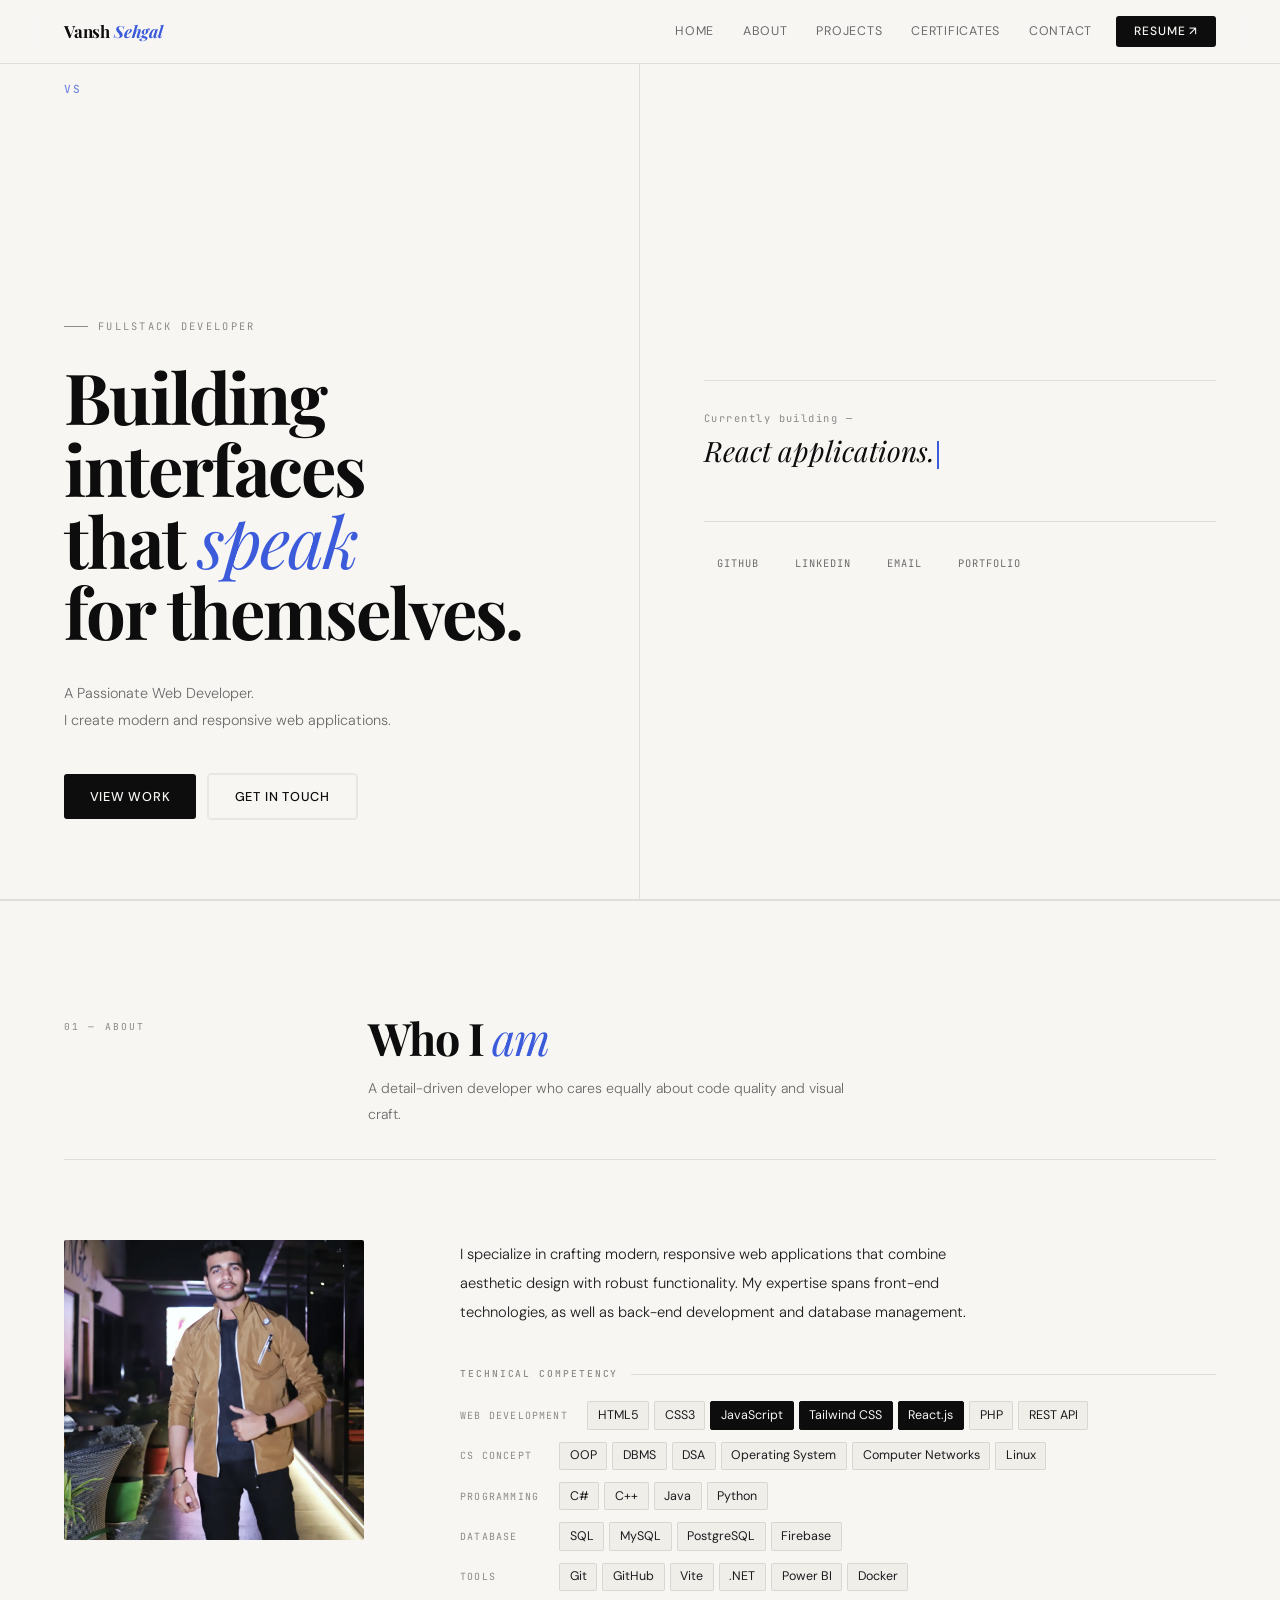
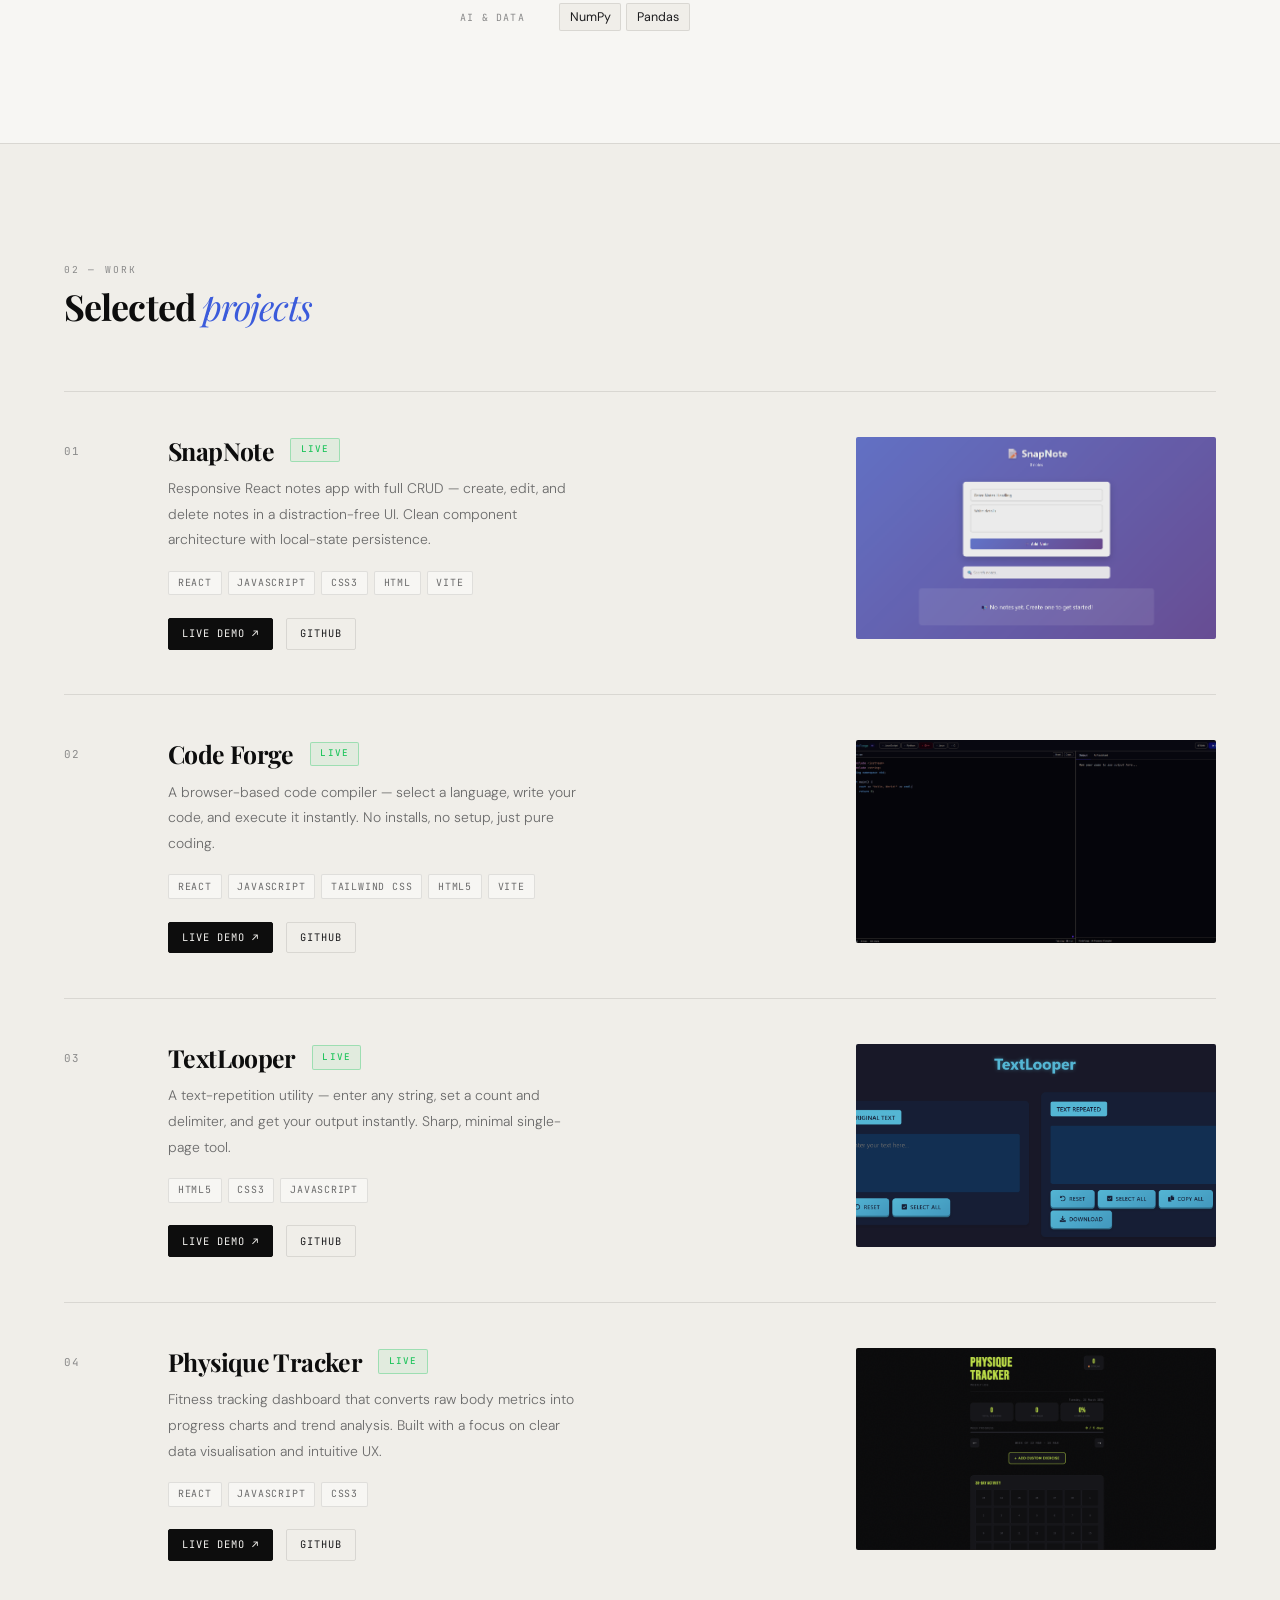
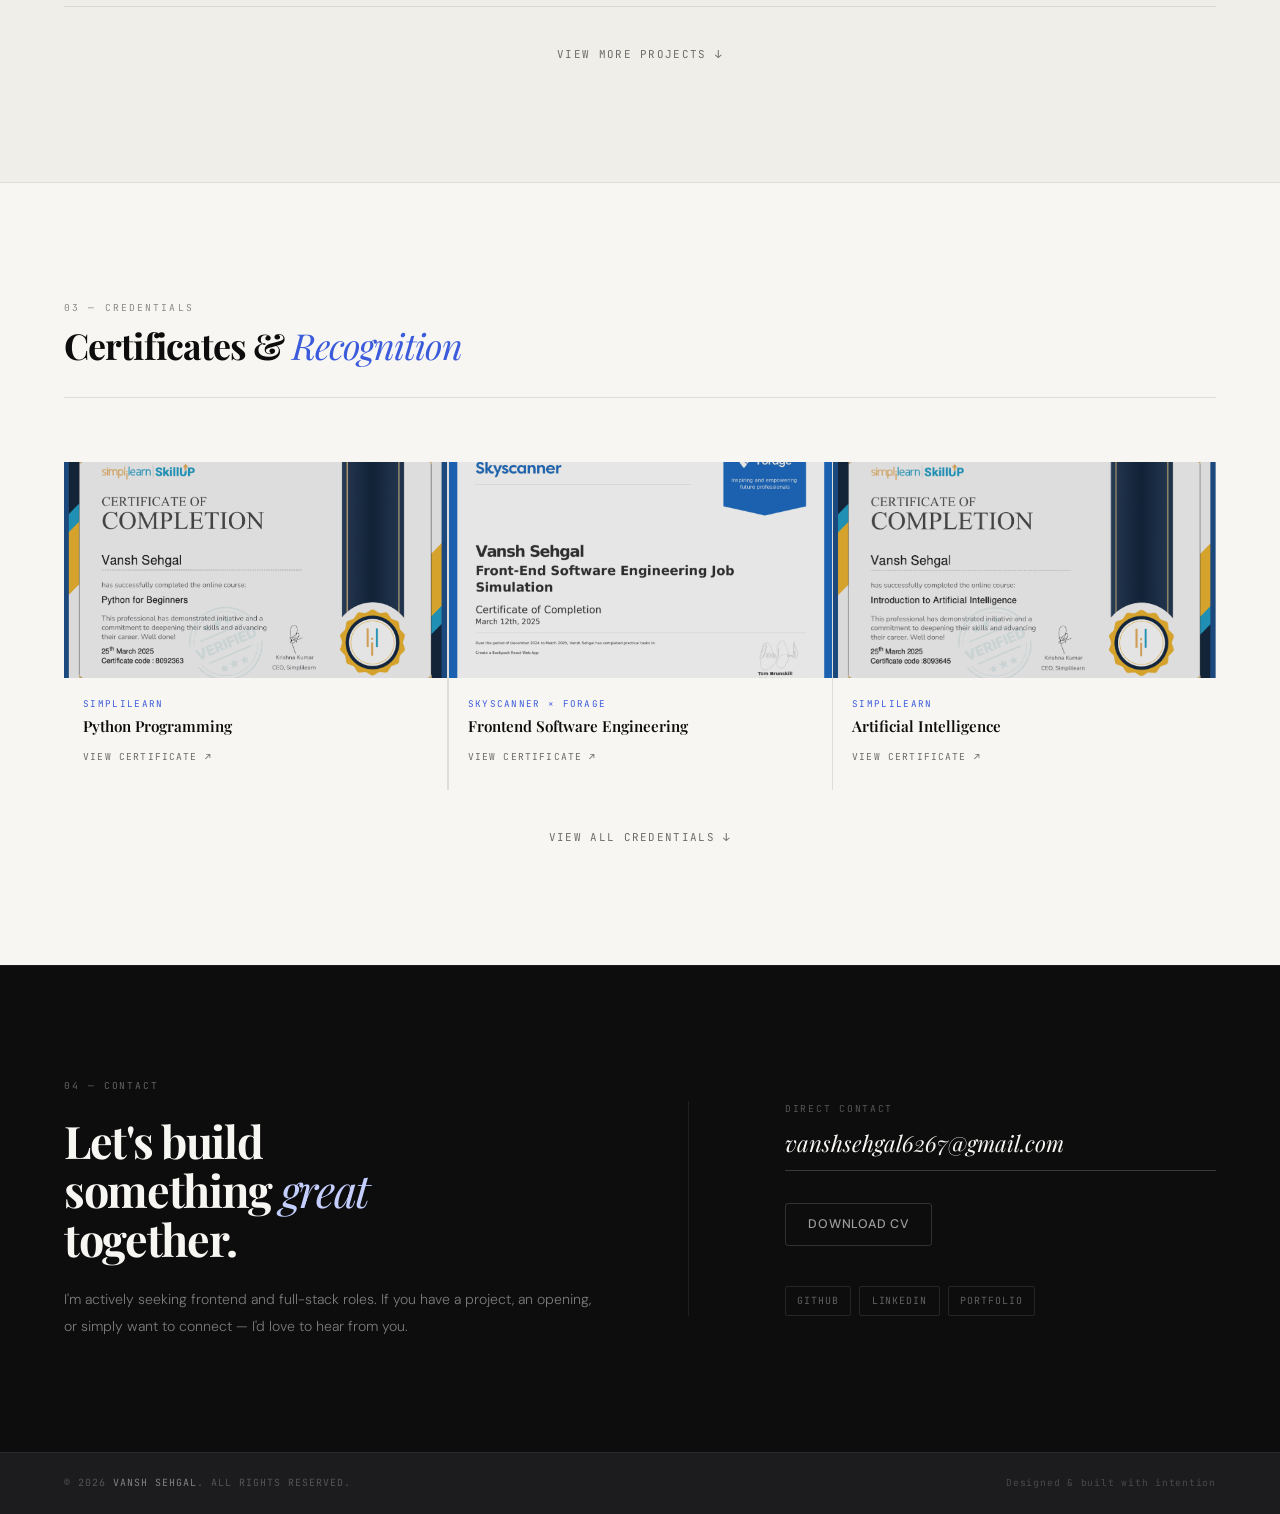
<file: index.html>
<!DOCTYPE html>
<html lang="en">
<head>
    <meta charset="UTF-8" />
    <meta name="viewport" content="width=device-width, initial-scale=1.0" />
    <meta name="description" content="Vansh Sehgal - Frontend Developer Portfolio showcasing React, JavaScript, and web development projects" />
    <meta name="keywords" content="frontend developer, react developer, portfolio, web developer, vansh sehgal" />
    <meta name="author" content="Vansh Sehgal" />
    
    <!-- Open Graph -->
    <meta property="og:title" content="Vansh Sehgal - Frontend Developer" />
    <meta property="og:description" content="Building clean, performant web applications" />
    <meta property="og:image" content="https://vanshsehgal99.github.io/Portfolio/mypic.jpeg" />
    <meta property="og:url" content="https://vanshsehgal99.github.io/Portfolio/" />
    <meta property="og:type" content="website" />
    <link rel="stylesheet" href="style.css">
    
    <title>Vansh Sehgal — FullStack Developer</title>
    
    <link rel="icon" type="image/x-icon" href="data:image/svg+xml,<svg xmlns='http://www.w3.org/2000/svg' viewBox='0 0 100 100'><text y='.9em' font-size='90'>👨‍💻</text></svg>" />
    <link rel="preconnect" href="https://fonts.googleapis.com">
    <link rel="preconnect" href="https://fonts.gstatic.com" crossorigin>
    <link href="https://fonts.googleapis.com/css2?family=Playfair+Display:ital,wght@0,400;0,600;0,700;1,400;1,600&family=DM+Sans:ital,wght@0,300;0,400;0,500;0,600;1,300&family=JetBrains+Mono:wght@300;400;500&display=swap" rel="stylesheet">
    
</head>
<body>

    <!-- Skip to content -->
    <a href="#home" class="skip-link">Skip to main content</a>

    <!-- ── NAV ── -->
    <nav id="topnav" role="navigation" aria-label="Main navigation">
        <a href="#home" class="nav-logo">Vansh <em>Sehgal</em></a>
        <div class="nav-actions">
            <button class="ham" id="ham" onclick="toggleNav()" aria-expanded="false" aria-controls="navlist" aria-label="Toggle navigation menu">
                <span></span>
                <span></span>
                <span></span>
            </button>
        </div>
        <ul class="nav-links" id="navlist">
            <li><a href="#home" onclick="closeNav()">Home</a></li>
            <li><a href="#about" onclick="closeNav()">About</a></li>
            <li><a href="#projects" onclick="closeNav()">Projects</a></li>
            <li><a href="#certificate" onclick="closeNav()">Certificates</a></li>
            <li><a href="#contact" onclick="closeNav()">Contact</a></li>
            <li><a href="CV.pdf" download class="nav-cta" onclick="closeNav()">Resume ↗</a></li>
        </ul>
    </nav>

    <!-- ── HERO ── -->
    <section id="home">
        <div class="hero-left">
            <span class="hero-label">FullStack Developer</span>
            <h1 class="hero-h1">Building interfaces<br>that <em>speak</em><br>for themselves.</h1>
            <p class="hero-p">A Passionate Web Developer. <br>I create modern and responsive web applications.</p>
            <div class="hero-actions">
                <a href="#projects" class="btn-primary">View Work</a>
                <a href="#contact" class="btn-secondary">Get in Touch</a>
            </div>
        </div>
        <div class="hero-right">
            <div class="hero-typed-block">
                <p class="typed-prompt">Currently building —</p>
                <p class="typed-display"><span id="typed-text"></span><span class="typed-cursor"></span></p>
            </div>
            <div class="hero-social">
                <a href="https://github.com/vanshsehgal99" class="s-link" target="_blank" aria-label="Visit my GitHub profile">GitHub</a>
                <a href="https://www.linkedin.com/in/vanshsehgal99/" class="s-link" target="_blank" aria-label="Visit my LinkedIn profile">LinkedIn</a>
                <a href="mailto:vanshsehgal6267@gmail.com" class="s-link">Email</a>
                <a href="https://vanshsehgal99.github.io/Portfolio/" class="s-link" target="_blank">Portfolio</a>
            </div>
        </div>
    </section>

    <!-- ── ABOUT ── -->
    <section id="about">
        <div class="s-inner">
            <div class="s-header reveal">
                <span class="s-num">01 — About</span>
                <div>
                    <h2 class="s-title">Who I <em>am</em></h2>
                    <p class="s-sub">A detail-driven developer who cares equally about code quality and visual craft.</p>
                </div>
            </div>
            <div class="about-grid">
                <div class="about-photo reveal">
                    <img src="mypic.jpeg" alt="Vansh Sehgal - Frontend Developer" loading="lazy" />
                    <!-- <span class="about-photo-label">Vansh Sehgal</span> -->
                </div>
                <div class="about-body reveal">
                    <p>I specialize in crafting modern, responsive web applications that combine aesthetic design with robust functionality. My expertise spans front-end technologies, as well as back-end development and database management.</p>

                    <div class="skill-section">
                        <div class="skill-section-label">Technical Competency</div>
                        <div class="skill-rows">
                            <div class="skill-row">
                                <span class="sk-cat">Web Development</span>
                                <div class="sk-tags">
                                    <span class="sk-tag">HTML5</span>
                                    <span class="sk-tag">CSS3</span>
                                    <span class="sk-tag core">JavaScript</span>
                                    <span class="sk-tag core">Tailwind CSS</span>
                                    <span class="sk-tag core">React.js</span>
                                    <span class="sk-tag">PHP</span>
                                    <span class="sk-tag">REST API</span>
                                    
                                    
                                </div>
                            </div>

                            <div class="skill-row">
                                <span class="sk-cat">CS Concept</span>
                                <div class="sk-tags">
                                    <span class="sk-tag">OOP</span>
                                    <span class="sk-tag">DBMS</span>
                                    <span class="sk-tag">DSA</span>
                                    <span class="sk-tag">Operating System</span>
                                    <span class="sk-tag">Computer Networks</span>
                                    <span class="sk-tag">Linux</span>
                                </div>
                            </div>

                            <div class="skill-row">
                                <span class="sk-cat">Programming</span>
                                <div class="sk-tags">
                                    <span class="sk-tag">C#</span>
                                    <span class="sk-tag">C++</span>
                                    <span class="sk-tag">Java</span>
                                    <span class="sk-tag">Python</span>
                                </div>
                            </div>
                            
                            <div class="skill-row">
                                <span class="sk-cat">Database</span>
                                <div class="sk-tags">
                                    <span class="sk-tag">SQL</span>
                                    <span class="sk-tag">MySQL</span>
                                    <span class="sk-tag">PostgreSQL</span>
                                    <span class="sk-tag">Firebase</span>
                                </div>
                            </div>
                            <div class="skill-row">
                                <span class="sk-cat">Tools</span>
                                <div class="sk-tags">
                                    <span class="sk-tag">Git</span>
                                    <span class="sk-tag">GitHub</span>
                                    <span class="sk-tag">Vite</span>
                                    <span class="sk-tag">.NET</span>
                                    <span class="sk-tag">Power BI</span>
                                    <span class="sk-tag">Docker</span>
                                </div>
                            </div>
                            <div class="skill-row">
                                <span class="sk-cat">AI & Data</span>
                                <div class="sk-tags">
                                    <span class="sk-tag">NumPy</span>
                                    <span class="sk-tag">Pandas</span>
                                </div>
                            </div>
                            
                        </div>
                    </div>
                </div>
            </div>
        </div>
    </section>

    <!-- ── PROJECTS ── -->
    <section id="projects">
        <div class="s-inner">
            <div class="s-header-projects reveal">
                <div>
                    <span class="s-num" style="display:block;margin-bottom:0.6rem;">02 — Work</span>
                    <h2 class="s-title">Selected <em>projects</em></h2>
                </div>
            </div>

            <div class="proj-list" id="proj-list">

                <div class="proj-item reveal">
                    <span class="proj-idx">01</span>
                    <div class="proj-info">
                        <div class="proj-name-row">
                            <h3 class="proj-name">SnapNote</h3>
                            <span class="proj-live-badge">Live</span>
                        </div>
                        <p class="proj-desc">Responsive React notes app with full CRUD — create, edit, and delete notes in a distraction-free UI. Clean component architecture with local-state persistence.</p>
                        <div class="proj-stack">
                            <span class="proj-tech">React</span>
                            <span class="proj-tech">JavaScript</span>
                            <span class="proj-tech">CSS3</span>
                            <span class="proj-tech">HTML</span>
                             <span class="proj-tech">Vite</span>
                        </div>
                        <div class="proj-actions">
                            <a href="https://notes-app-gilt-one.vercel.app/" target="_blank" class="proj-btn primary">Live Demo ↗</a>
                            <a href="https://github.com/vanshsehgal99/notes-app.git" target="_blank" class="proj-btn">GitHub</a>
                        </div>
                    </div>
                    <div class="proj-thumb-col">
                        <img src="Notes_app.png" alt="SnapNote - React Notes App" class="proj-thumb" loading="lazy" />
                    </div>
                </div>

                <div class="proj-item reveal">
                    <span class="proj-idx">02</span>
                    <div class="proj-info">
                        <div class="proj-name-row">
                            <h3 class="proj-name">Code Forge</h3>
                            <span class="proj-live-badge">Live</span>
                        </div>
                        <p class="proj-desc">A browser-based code compiler — select a language, write your code, and execute it instantly. No installs, no setup, just pure coding.</p>
                        <div class="proj-stack">
                             <span class="proj-tech">REACT</span>
                            <span class="proj-tech">JavaScript</span>
                            <span class="proj-tech">Tailwind CSS</span>
                            <span class="proj-tech">HTML5</span>
                             <span class="proj-tech">Vite</span>
                        </div>
                        <div class="proj-actions">
                            <a href="https://code-forge-xbcf.vercel.app/" target="_blank" class="proj-btn primary">Live Demo ↗</a>
                            <a href="https://github.com/vanshsehgal99/CodeForge/tree/main/CodeForge" target="_blank" class="proj-btn">GitHub</a>
                        </div>
                    </div>
                    <div class="proj-thumb-col">
                        <img src="CodeForge.png" alt="Code Forge - Online code compiler" class="proj-thumb" loading="lazy" />
                    </div>
                </div>

                <div class="proj-item reveal">
                    <span class="proj-idx">03</span>
                    <div class="proj-info">
                        <div class="proj-name-row">
                            <h3 class="proj-name">TextLooper</h3>
                            <span class="proj-live-badge">Live</span>
                        </div>
                        <p class="proj-desc">A text-repetition utility — enter any string, set a count and delimiter, and get your output instantly. Sharp, minimal single-page tool.</p>
                        <div class="proj-stack">
                            <span class="proj-tech">HTML5</span>
                            <span class="proj-tech">CSS3</span>
                            <span class="proj-tech">JavaScript</span>
                        </div>
                        <div class="proj-actions">
                            <a href="https://vanshsehgal99.github.io/TextLooper/" target="_blank" class="proj-btn primary">Live Demo ↗</a>
                            <a href="https://github.com/vanshsehgal99/TextLooper.git" target="_blank" class="proj-btn">GitHub</a>
                        </div>
                    </div>
                    <div class="proj-thumb-col">
                        <img src="txtlooper.png" alt="TextLooper - Text Utility Tool" class="proj-thumb" loading="lazy" />
                    </div>
                </div>

                <div class="proj-item reveal">
                    <span class="proj-idx">04</span>
                    <div class="proj-info">
                        <div class="proj-name-row">
                            <h3 class="proj-name">Physique Tracker</h3>
                            <span class="proj-live-badge">Live</span>
                        </div>
                        <p class="proj-desc">Fitness tracking dashboard that converts raw body metrics into progress charts and trend analysis. Built with a focus on clear data visualisation and intuitive UX.</p>
                        <div class="proj-stack">
                            <span class="proj-tech">React</span>
                            <span class="proj-tech">JavaScript</span>
                            <span class="proj-tech">CSS3</span>
                        </div>
                        <div class="proj-actions">
                            <a href="https://physique-tracker-eight.vercel.app/" target="_blank" class="proj-btn primary">Live Demo ↗</a>
                            <a href="https://github.com/vanshsehgal99/Physique-Tracker.git" target="_blank" class="proj-btn">GitHub</a>
                        </div>
                    </div>
                    <div class="proj-thumb-col">
                        <img src="Physique-Tracker.png" alt="Physique Tracker - Fitness Dashboard" class="proj-thumb" loading="lazy" />
                    </div>
                </div>

                

                <!-- Hidden projects -->
                <div class="proj-item hidden-proj reveal">
                    <span class="proj-idx">05</span>
                    <div class="proj-info">
                        <div class="proj-name-row">
                            <h3 class="proj-name">QR Code Generator</h3>
                            <span class="proj-live-badge">Live</span>
                        </div>
                        <p class="proj-desc">Real-time QR code generation from any text or URL — instant, downloadable output with a clean, minimal interface.</p>
                        <div class="proj-stack">
                            <span class="proj-tech">HTML5</span>
                            <span class="proj-tech">CSS3</span>
                            <span class="proj-tech">JavaScript</span>
                        </div>
                        <div class="proj-actions">
                            <a href="https://vanshsehgal99.github.io/QR-Code-Generator/" target="_blank" class="proj-btn primary">Live Demo ↗</a>
                            <a href="https://github.com/vanshsehgal99/QR-Code-Generator.git" target="_blank" class="proj-btn">GitHub</a>
                        </div>
                    </div>
                    <div class="proj-thumb-col">
                        <img src="qrcodegene.png" alt="QR Code Generator" class="proj-thumb" loading="lazy" />
                    </div>
                </div>

               

                

            </div><!-- /proj-list -->

            <div class="proj-list-foot">
                <button class="btn-toggle" id="proj-btn" onclick="toggleProj()">
                    View more projects <span class="arr">↓</span>
                </button>
            </div>
        </div>
    </section>

    <!-- ── CERTIFICATES ── -->
    <section id="certificate">
        <div class="s-inner">
            <div class="s-header-simple reveal">
                <div>
                    <span class="s-num" style="display:block;margin-bottom:0.6rem;">03 — Credentials</span>
                    <h2 class="s-title">Certificates &amp; <em>Recognition</em></h2>
                </div>
            </div>

            <div class="cert-grid" id="cert-grid">

                <div class="cert-cell reveal">
                    <div class="cert-img-wrap"><img src="python.png" alt="Python Programming Certificate" class="cert-img" loading="lazy" /></div>
                    <div class="cert-body">
                        <p class="cert-org">Simplilearn</p>
                        <h3 class="cert-name">Python Programming</h3>
                        <a href="https://simpli-web.app.link/e/ok2kTgCILWb" class="cert-link" target="_blank">View Certificate ↗</a>
                    </div>
                </div>

                <div class="cert-cell reveal">
                    <div class="cert-img-wrap"><img src="frontendskyscanner.png" alt="Frontend Skyscanner Certificate" class="cert-img" loading="lazy" /></div>
                    <div class="cert-body">
                        <p class="cert-org">Skyscanner × Forage</p>
                        <h3 class="cert-name">Frontend Software Engineering</h3>
                        <a href="https://www.theforage.com/completion-certificates/skoQmxqhtgWmKv2pm/km4rw7dihDr3etqom_skoQmxqhtgWmKv2pm_M9rqGstjBKCZq7BLi_1741800269347_completion_certificate.pdf" class="cert-link" target="_blank">View Certificate ↗</a>
                    </div>
                </div>

                <div class="cert-cell reveal">
                    <div class="cert-img-wrap"><img src="artificial intelligence.png" alt="Artificial Intelligence Certificate" class="cert-img" loading="lazy" /></div>
                    <div class="cert-body">
                        <p class="cert-org">Simplilearn</p>
                        <h3 class="cert-name">Artificial Intelligence</h3>
                        <a href="https://simpli-web.app.link/e/HsNqDCFILWb" class="cert-link" target="_blank">View Certificate ↗</a>
                    </div>
                </div>

                <div class="cert-cell hidden-cert reveal">
                    <div class="cert-img-wrap"><img src="accenture.png" alt="Accenture Certificate" class="cert-img" loading="lazy" /></div>
                    <div class="cert-body">
                        <p class="cert-org">Accenture × Forage</p>
                        <h3 class="cert-name">Software Engineering</h3>
                        <a href="https://www.theforage.com/completion-certificates/xhih9yFWsf6AYfngd/HNpZwZcuYwona2d8Y_xhih9yFWsf6AYfngd_M9rqGstjBKCZq7BLi_1732379174275_completion_certificate.pdf" class="cert-link" target="_blank">View Certificate ↗</a>
                    </div>
                </div>

                <div class="cert-cell hidden-cert reveal">
                    <div class="cert-img-wrap"><img src="vs frontend certificate.png" alt="Frontend Developer Certificate" class="cert-img" loading="lazy" /></div>
                    <div class="cert-body">
                        <p class="cert-org">The Boring Education</p>
                        <h3 class="cert-name">Frontend Developer</h3>
                        <a href="https://www.theboringeducation.com/certificate/6818b54b7c6cccad5dda254c" class="cert-link" target="_blank">View Certificate ↗</a>
                    </div>
                </div>

                <div class="cert-cell hidden-cert reveal">
                    <div class="cert-img-wrap"><img src="cloud platform.png" alt="Verizon Cloud Certificate" class="cert-img" loading="lazy" /></div>
                    <div class="cert-body">
                        <p class="cert-org">Verizon × Forage</p>
                        <h3 class="cert-name">Cloud Platform Engineering</h3>
                        <a href="https://www.theforage.com/completion-certificates/uu47f3odrfruEWjKw/aNJGnRtgfiK5fQqcR_uu47f3odrfruEWjKw_M9rqGstjBKCZq7BLi_1733009019688_completion_certificate.pdf" class="cert-link" target="_blank">View Certificate ↗</a>
                    </div>
                </div>

                <div class="cert-cell hidden-cert reveal">
                    <div class="cert-img-wrap"><img src="Deloitte.png" alt="Deloitte Certificate" class="cert-img" loading="lazy" /></div>
                    <div class="cert-body">
                        <p class="cert-org">Deloitte × Forage</p>
                        <h3 class="cert-name">Technology Consulting</h3>
                        <a href="https://www.theforage.com/completion-certificates/9PBTqmSxAf6zZTseP/udmxiyHeqYQLkTPvf_9PBTqmSxAf6zZTseP_M9rqGstjBKCZq7BLi_1741983053933_completion_certificate.pdf" class="cert-link" target="_blank">View Certificate ↗</a>
                    </div>
                </div>

                <div class="cert-cell hidden-cert reveal">
                    <div class="cert-img-wrap"><img src="hp ai.png" alt="HP Life AI Certificate" class="cert-img" loading="lazy" /></div>
                    <div class="cert-body">
                        <p class="cert-org">HP Life</p>
                        <h3 class="cert-name">Artificial Intelligence for Business</h3>
                        <a href="https://www.life-global.org/certificate/db7f978e-20bb-43f0-9558-730ea962b80e" class="cert-link" target="_blank">View Certificate ↗</a>
                    </div>
                </div>

                <div class="cert-cell hidden-cert reveal">
                    <div class="cert-img-wrap"><img src="jpmorgen.png" alt="JP Morgan Certificate" class="cert-img" loading="lazy" /></div>
                    <div class="cert-body">
                        <p class="cert-org">JP Morgan Chase × Forage</p>
                        <h3 class="cert-name">Software Engineering Simulation</h3>
                        <a href="#" class="cert-link">View Certificate ↗</a>
                    </div>
                </div>

            </div><!-- /cert-grid -->

            <div class="cert-foot">
                <button class="btn-toggle" id="cert-btn" onclick="toggleCert()">
                    View all credentials <span class="arr">↓</span>
                </button>
            </div>
        </div>
    </section>

    <!-- ── CONTACT ── -->
    <section id="contact">
        <div class="s-inner">
            <div class="contact-left reveal">
                <p class="contact-eyebrow">04 — Contact</p>
                <h2 class="contact-heading">Let's build<br>something <em>great</em><br>together.</h2>
                <p class="contact-p">I'm actively seeking frontend and full-stack roles. If you have a project, an opening, or simply want to connect — I'd love to hear from you.</p>
            </div>
            <div class="contact-right reveal">
                <p class="contact-email-label">Direct Contact</p>
                <a href="mailto:vanshsehgal6267@gmail.com" class="contact-email">vanshsehgal6267@gmail.com</a>

                <!-- Contact Form -->
                <!-- <form class="contact-form" id="contactForm">
                    <div class="form-group">
                        <input type="text" id="name" placeholder="Your Name" required aria-label="Your name" />
                    </div>
                    <div class="form-group">
                        <input type="email" id="email" placeholder="Your Email" required aria-label="Your email address" />
                    </div>
                    <div class="form-group">
                        <textarea id="message" placeholder="Your Message" rows="3" required aria-label="Your message"></textarea>
                    </div>
                    <button type="submit" class="btn-light">Send Message</button>
                </form> -->

                <div class="contact-actions" style="margin-top: 1rem;">
                    <a href="CV.pdf" download class="btn-ghost-light">Download CV</a>
                </div>
                <div class="contact-socials">
                    <a href="https://github.com/vanshsehgal99" class="cs-link" target="_blank">GitHub</a>
                    <a href="https://www.linkedin.com/in/vanshsehgal99/" class="cs-link" target="_blank">LinkedIn</a>
                    <a href="https://vanshsehgal99.github.io/Portfolio/" class="cs-link" target="_blank">Portfolio</a>
                </div>
            </div>
        </div>
    </section>

    <!-- ── FOOTER ── -->
    <footer>
        <p class="footer-copy">&copy; <span id="yr"></span> <a href="#">Vansh Sehgal</a>. All rights reserved.</p>
        <p class="footer-right">Designed &amp; built with intention</p>
    </footer>

  <script src="script.js"></script>
</body>
</html>
</file>
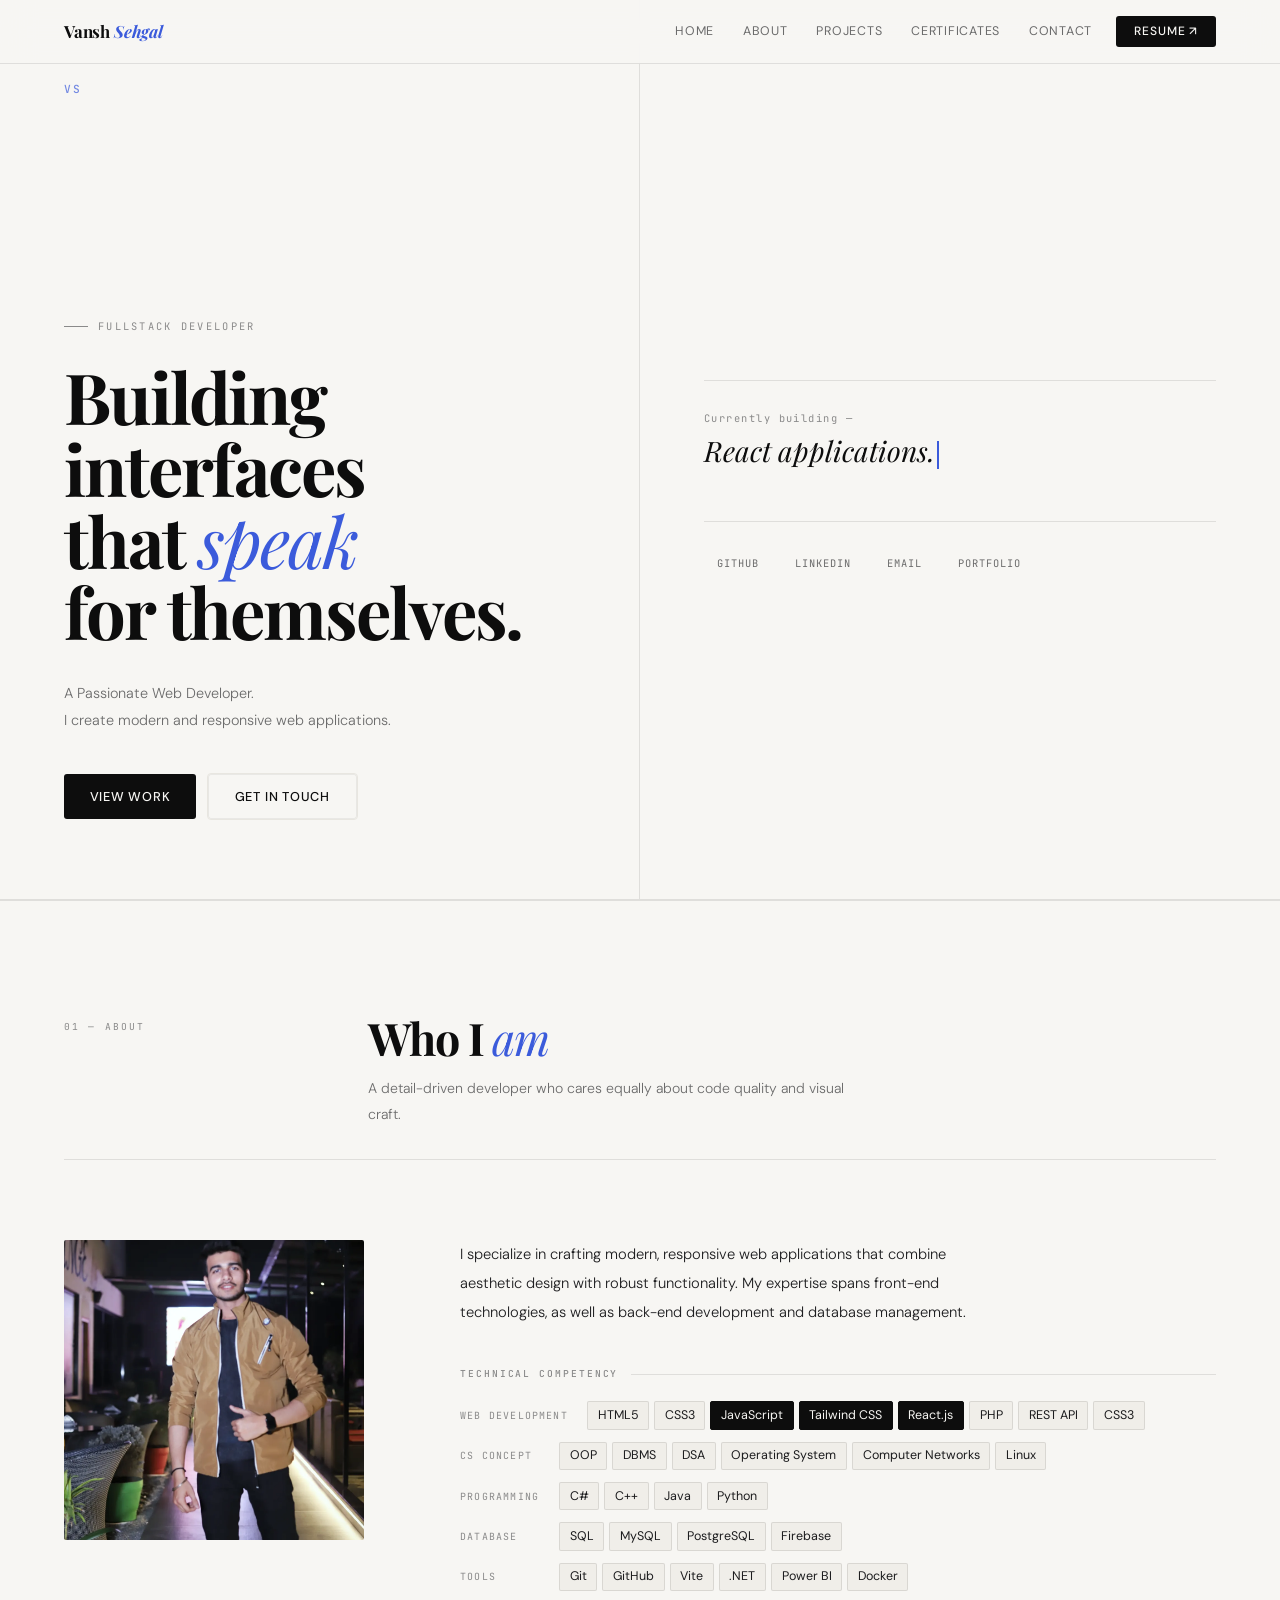
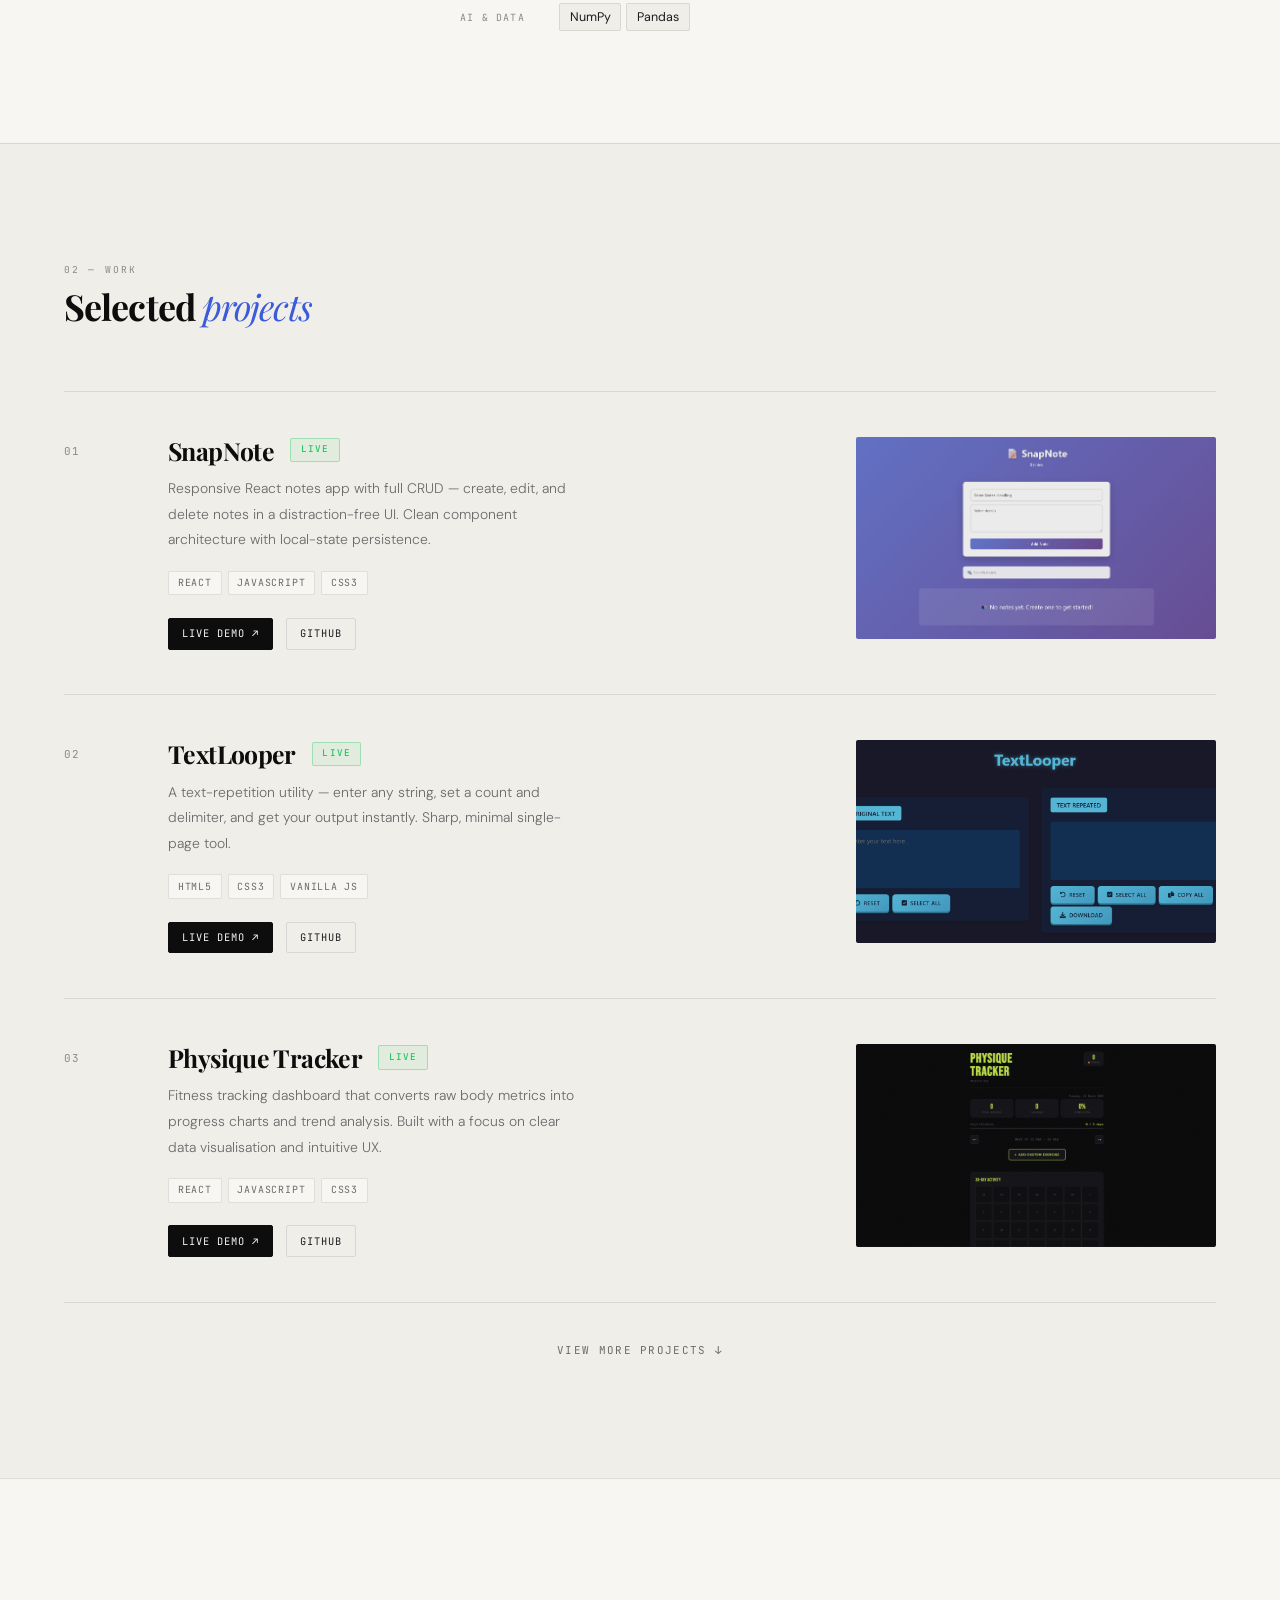
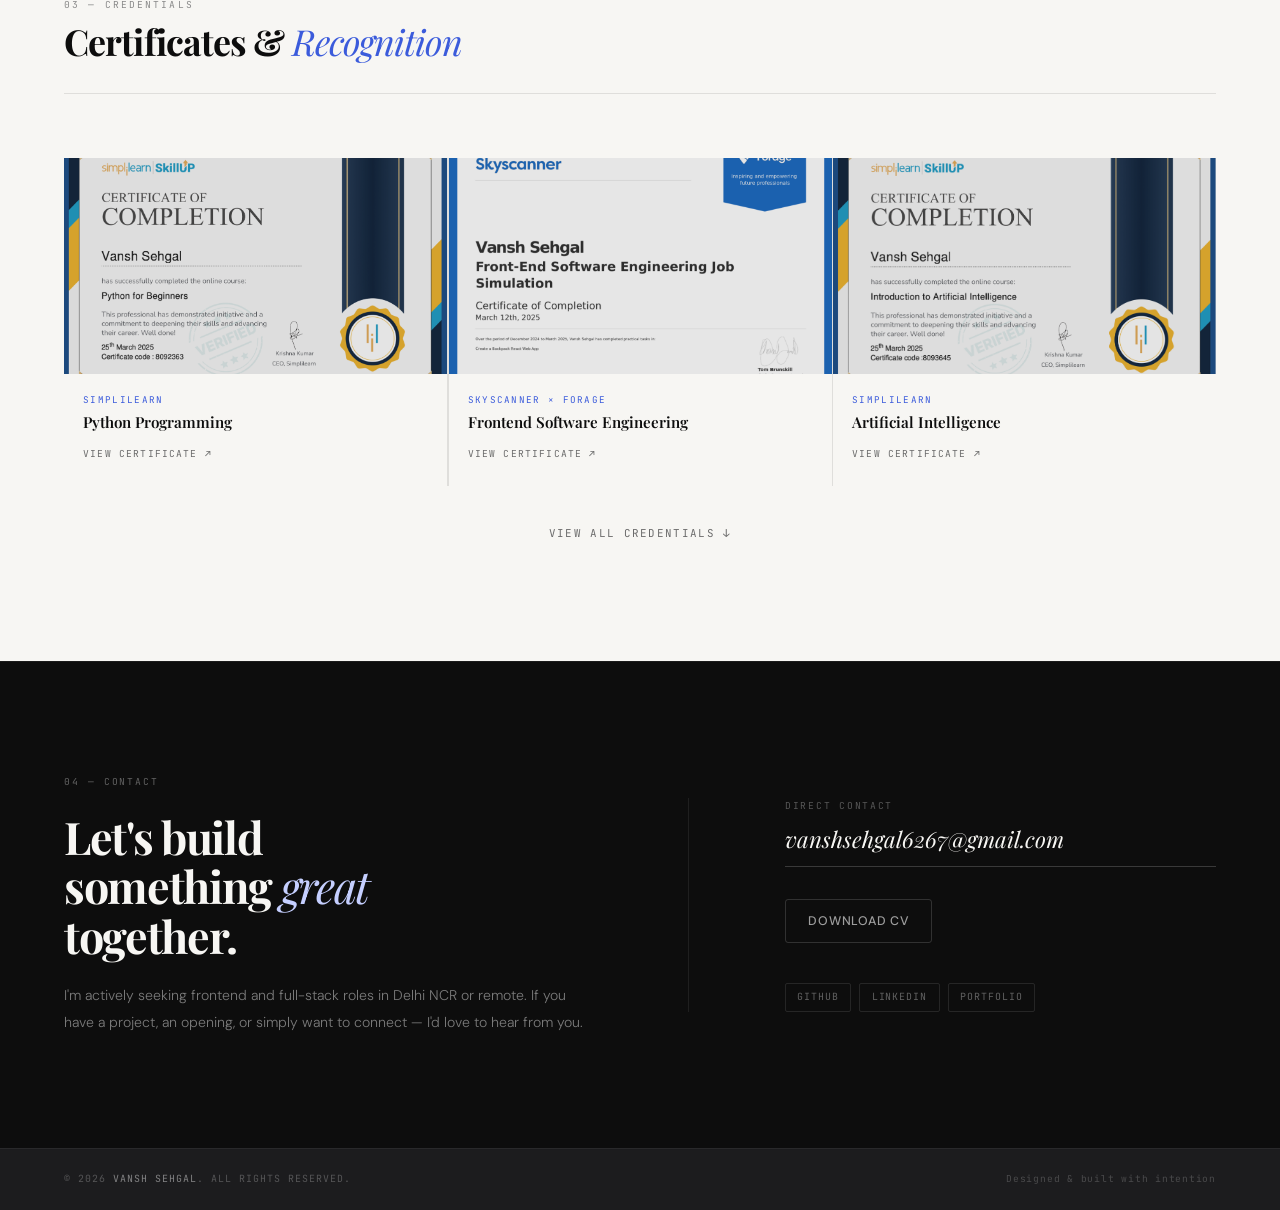
<file: index2.html>
<!DOCTYPE html>
<html lang="en">
<head>
    <meta charset="UTF-8" />
    <meta name="viewport" content="width=device-width, initial-scale=1.0" />
    <meta name="description" content="Vansh Sehgal - Frontend Developer Portfolio showcasing React, JavaScript, and web development projects" />
    <meta name="keywords" content="frontend developer, react developer, portfolio, web developer, vansh sehgal" />
    <meta name="author" content="Vansh Sehgal" />
    
    <!-- Open Graph -->
    <meta property="og:title" content="Vansh Sehgal - Frontend Developer" />
    <meta property="og:description" content="Building clean, performant web applications" />
    <meta property="og:image" content="https://vanshsehgal99.github.io/Portfolio/mypic.jpeg" />
    <meta property="og:url" content="https://vanshsehgal99.github.io/Portfolio/" />
    <meta property="og:type" content="website" />
    
    <title>Vansh Sehgal — Frontend Developer</title>
    
    <link rel="icon" type="image/x-icon" href="data:image/svg+xml,<svg xmlns='http://www.w3.org/2000/svg' viewBox='0 0 100 100'><text y='.9em' font-size='90'>👨‍💻</text></svg>" />
    <link rel="preconnect" href="https://fonts.googleapis.com">
    <link rel="preconnect" href="https://fonts.gstatic.com" crossorigin>
    <link href="https://fonts.googleapis.com/css2?family=Playfair+Display:ital,wght@0,400;0,600;0,700;1,400;1,600&family=DM+Sans:ital,wght@0,300;0,400;0,500;0,600;1,300&family=JetBrains+Mono:wght@300;400;500&display=swap" rel="stylesheet">
    
    <link rel="stylesheet" href="style.css">
</head>
<body>

    <!-- Skip to content -->
    <a href="#home" class="skip-link">Skip to main content</a>

    <!-- ── NAV ── -->
    <nav id="topnav" role="navigation" aria-label="Main navigation">
        <a href="#home" class="nav-logo">Vansh <em>Sehgal</em></a>
        <div class="nav-actions">
            <button class="ham" id="ham" onclick="toggleNav()" aria-expanded="false" aria-controls="navlist" aria-label="Toggle navigation menu">
                <span></span>
                <span></span>
                <span></span>
            </button>
        </div>
        <ul class="nav-links" id="navlist">
            <li><a href="#home" onclick="closeNav()">Home</a></li>
            <li><a href="#about" onclick="closeNav()">About</a></li>
            <li><a href="#projects" onclick="closeNav()">Projects</a></li>
            <li><a href="#certificate" onclick="closeNav()">Certificates</a></li>
            <li><a href="#contact" onclick="closeNav()">Contact</a></li>
            <li><a href="CV.pdf" download class="nav-cta" onclick="closeNav()">Resume ↗</a></li>
        </ul>
    </nav>

    <!-- ── HERO ── -->
    <section id="home">
        <div class="hero-left">
            <span class="hero-label">FullStack Developer</span>
            <h1 class="hero-h1">Building interfaces<br>that <em>speak</em><br>for themselves.</h1>
            <p class="hero-p">A Passionate Web Developer. <br>I create modern and responsive web applications.</p>
            <div class="hero-actions">
                <a href="#projects" class="btn-primary">View Work</a>
                <a href="#contact" class="btn-secondary">Get in Touch</a>
            </div>
        </div>
        <div class="hero-right">
            <div class="hero-typed-block">
                <p class="typed-prompt">Currently building —</p>
                <p class="typed-display"><span id="typed-text"></span><span class="typed-cursor"></span></p>
            </div>
            <div class="hero-social">
                <a href="https://github.com/vanshsehgal99" class="s-link" target="_blank" aria-label="Visit my GitHub profile">GitHub</a>
                <a href="https://www.linkedin.com/in/vanshsehgal99/" class="s-link" target="_blank" aria-label="Visit my LinkedIn profile">LinkedIn</a>
                <a href="mailto:vanshsehgal6267@gmail.com" class="s-link">Email</a>
                <a href="https://vanshsehgal99.github.io/Portfolio/" class="s-link" target="_blank">Portfolio</a>
            </div>
        </div>
    </section>

    <!-- ── ABOUT ── -->
    <section id="about">
        <div class="s-inner">
            <div class="s-header reveal">
                <span class="s-num">01 — About</span>
                <div>
                    <h2 class="s-title">Who I <em>am</em></h2>
                    <p class="s-sub">A detail-driven developer who cares equally about code quality and visual craft.</p>
                </div>
            </div>
            <div class="about-grid">
                <div class="about-photo reveal">
                    <img src="mypic.jpeg" alt="Vansh Sehgal - Frontend Developer" loading="lazy" />
                    <!-- <span class="about-photo-label">Vansh Sehgal</span> -->
                </div>
                <div class="about-body reveal">
                    <p>I specialize in crafting modern, responsive web applications that combine aesthetic design with robust functionality. My expertise spans front-end technologies, as well as back-end development and database management.</p>

                    <div class="skill-section">
                        <div class="skill-section-label">Technical Competency</div>
                        <div class="skill-rows">
                            <div class="skill-row">
                                <span class="sk-cat">Web Development</span>
                                <div class="sk-tags">
                                    <span class="sk-tag">HTML5</span>
                                    <span class="sk-tag">CSS3</span>
                                    <span class="sk-tag core">JavaScript</span>
                                    <span class="sk-tag core">Tailwind CSS</span>
                                    <span class="sk-tag core">React.js</span>
                                    <span class="sk-tag">PHP</span>
                                    <span class="sk-tag">REST API</span>
                                    <span class="sk-tag">CSS3</span>
                                    
                                </div>
                            </div>

                            <div class="skill-row">
                                <span class="sk-cat">CS Concept</span>
                                <div class="sk-tags">
                                    <span class="sk-tag">OOP</span>
                                    <span class="sk-tag">DBMS</span>
                                    <span class="sk-tag">DSA</span>
                                    <span class="sk-tag">Operating System</span>
                                    <span class="sk-tag">Computer Networks</span>
                                    <span class="sk-tag">Linux</span>
                                </div>
                            </div>

                            <div class="skill-row">
                                <span class="sk-cat">Programming</span>
                                <div class="sk-tags">
                                    <span class="sk-tag">C#</span>
                                    <span class="sk-tag">C++</span>
                                    <span class="sk-tag">Java</span>
                                    <span class="sk-tag">Python</span>
                                </div>
                            </div>
                            
                            <div class="skill-row">
                                <span class="sk-cat">Database</span>
                                <div class="sk-tags">
                                    <span class="sk-tag">SQL</span>
                                    <span class="sk-tag">MySQL</span>
                                    <span class="sk-tag">PostgreSQL</span>
                                    <span class="sk-tag">Firebase</span>
                                </div>
                            </div>
                            <div class="skill-row">
                                <span class="sk-cat">Tools</span>
                                <div class="sk-tags">
                                    <span class="sk-tag">Git</span>
                                    <span class="sk-tag">GitHub</span>
                                    <span class="sk-tag">Vite</span>
                                    <span class="sk-tag">.NET</span>
                                    <span class="sk-tag">Power BI</span>
                                    <span class="sk-tag">Docker</span>
                                </div>
                            </div>
                            <div class="skill-row">
                                <span class="sk-cat">AI & Data</span>
                                <div class="sk-tags">
                                    <span class="sk-tag">NumPy</span>
                                    <span class="sk-tag">Pandas</span>
                                </div>
                            </div>
                            
                        </div>
                    </div>
                </div>
            </div>
        </div>
    </section>

    <!-- ── PROJECTS ── -->
    <section id="projects">
        <div class="s-inner">
            <div class="s-header-projects reveal">
                <div>
                    <span class="s-num" style="display:block;margin-bottom:0.6rem;">02 — Work</span>
                    <h2 class="s-title">Selected <em>projects</em></h2>
                </div>
            </div>

            <div class="proj-list" id="proj-list">

                <div class="proj-item reveal">
                    <span class="proj-idx">01</span>
                    <div class="proj-info">
                        <div class="proj-name-row">
                            <h3 class="proj-name">SnapNote</h3>
                            <span class="proj-live-badge">Live</span>
                        </div>
                        <p class="proj-desc">Responsive React notes app with full CRUD — create, edit, and delete notes in a distraction-free UI. Clean component architecture with local-state persistence.</p>
                        <div class="proj-stack">
                            <span class="proj-tech">React</span>
                            <span class="proj-tech">JavaScript</span>
                            <span class="proj-tech">CSS3</span>
                        </div>
                        <div class="proj-actions">
                            <a href="https://notes-app-gilt-one.vercel.app/" target="_blank" class="proj-btn primary">Live Demo ↗</a>
                            <a href="https://github.com/vanshsehgal99/notes-app.git" target="_blank" class="proj-btn">GitHub</a>
                        </div>
                    </div>
                    <div class="proj-thumb-col">
                        <img src="Notes_app.png" alt="SnapNote - React Notes App" class="proj-thumb" loading="lazy" />
                    </div>
                </div>

                <div class="proj-item reveal">
                    <span class="proj-idx">02</span>
                    <div class="proj-info">
                        <div class="proj-name-row">
                            <h3 class="proj-name">TextLooper</h3>
                            <span class="proj-live-badge">Live</span>
                        </div>
                        <p class="proj-desc">A text-repetition utility — enter any string, set a count and delimiter, and get your output instantly. Sharp, minimal single-page tool.</p>
                        <div class="proj-stack">
                            <span class="proj-tech">HTML5</span>
                            <span class="proj-tech">CSS3</span>
                            <span class="proj-tech">Vanilla JS</span>
                        </div>
                        <div class="proj-actions">
                            <a href="https://vanshsehgal99.github.io/TextLooper/" target="_blank" class="proj-btn primary">Live Demo ↗</a>
                            <a href="https://github.com/vanshsehgal99/TextLooper.git" target="_blank" class="proj-btn">GitHub</a>
                        </div>
                    </div>
                    <div class="proj-thumb-col">
                        <img src="txtlooper.png" alt="TextLooper - Text Utility Tool" class="proj-thumb" loading="lazy" />
                    </div>
                </div>

                <div class="proj-item reveal">
                    <span class="proj-idx">03</span>
                    <div class="proj-info">
                        <div class="proj-name-row">
                            <h3 class="proj-name">Physique Tracker</h3>
                            <span class="proj-live-badge">Live</span>
                        </div>
                        <p class="proj-desc">Fitness tracking dashboard that converts raw body metrics into progress charts and trend analysis. Built with a focus on clear data visualisation and intuitive UX.</p>
                        <div class="proj-stack">
                            <span class="proj-tech">React</span>
                            <span class="proj-tech">JavaScript</span>
                            <span class="proj-tech">CSS3</span>
                        </div>
                        <div class="proj-actions">
                            <a href="https://physique-tracker-eight.vercel.app/" target="_blank" class="proj-btn primary">Live Demo ↗</a>
                            <a href="https://github.com/vanshsehgal99/Physique-Tracker.git" target="_blank" class="proj-btn">GitHub</a>
                        </div>
                    </div>
                    <div class="proj-thumb-col">
                        <img src="Physique-Tracker.png" alt="Physique Tracker - Fitness Dashboard" class="proj-thumb" loading="lazy" />
                    </div>
                </div>

                

                <!-- Hidden projects -->
                <div class="proj-item hidden-proj reveal">
                    <span class="proj-idx">04</span>
                    <div class="proj-info">
                        <div class="proj-name-row">
                            <h3 class="proj-name">QR Code Generator</h3>
                            <span class="proj-live-badge">Live</span>
                        </div>
                        <p class="proj-desc">Real-time QR code generation from any text or URL — instant, downloadable output with a clean, minimal interface.</p>
                        <div class="proj-stack">
                            <span class="proj-tech">HTML5</span>
                            <span class="proj-tech">CSS3</span>
                            <span class="proj-tech">Vanilla JS</span>
                        </div>
                        <div class="proj-actions">
                            <a href="https://vanshsehgal99.github.io/QR-Code-Generator/" target="_blank" class="proj-btn primary">Live Demo ↗</a>
                            <a href="https://github.com/vanshsehgal99/QR-Code-Generator.git" target="_blank" class="proj-btn">GitHub</a>
                        </div>
                    </div>
                    <div class="proj-thumb-col">
                        <img src="qrcodegene.png" alt="QR Code Generator" class="proj-thumb" loading="lazy" />
                    </div>
                </div>

               

                

            </div><!-- /proj-list -->

            <div class="proj-list-foot">
                <button class="btn-toggle" id="proj-btn" onclick="toggleProj()">
                    View more projects <span class="arr">↓</span>
                </button>
            </div>
        </div>
    </section>

    <!-- ── CERTIFICATES ── -->
    <section id="certificate">
        <div class="s-inner">
            <div class="s-header-simple reveal">
                <div>
                    <span class="s-num" style="display:block;margin-bottom:0.6rem;">03 — Credentials</span>
                    <h2 class="s-title">Certificates &amp; <em>Recognition</em></h2>
                </div>
            </div>

            <div class="cert-grid" id="cert-grid">

                <div class="cert-cell reveal">
                    <div class="cert-img-wrap"><img src="python.png" alt="Python Programming Certificate" class="cert-img" loading="lazy" /></div>
                    <div class="cert-body">
                        <p class="cert-org">Simplilearn</p>
                        <h3 class="cert-name">Python Programming</h3>
                        <a href="https://simpli-web.app.link/e/ok2kTgCILWb" class="cert-link" target="_blank">View Certificate ↗</a>
                    </div>
                </div>

                <div class="cert-cell reveal">
                    <div class="cert-img-wrap"><img src="frontendskyscanner.png" alt="Frontend Skyscanner Certificate" class="cert-img" loading="lazy" /></div>
                    <div class="cert-body">
                        <p class="cert-org">Skyscanner × Forage</p>
                        <h3 class="cert-name">Frontend Software Engineering</h3>
                        <a href="https://www.theforage.com/completion-certificates/skoQmxqhtgWmKv2pm/km4rw7dihDr3etqom_skoQmxqhtgWmKv2pm_M9rqGstjBKCZq7BLi_1741800269347_completion_certificate.pdf" class="cert-link" target="_blank">View Certificate ↗</a>
                    </div>
                </div>

                <div class="cert-cell reveal">
                    <div class="cert-img-wrap"><img src="artificial intelligence.png" alt="Artificial Intelligence Certificate" class="cert-img" loading="lazy" /></div>
                    <div class="cert-body">
                        <p class="cert-org">Simplilearn</p>
                        <h3 class="cert-name">Artificial Intelligence</h3>
                        <a href="https://simpli-web.app.link/e/HsNqDCFILWb" class="cert-link" target="_blank">View Certificate ↗</a>
                    </div>
                </div>

                <div class="cert-cell hidden-cert reveal">
                    <div class="cert-img-wrap"><img src="accenture.png" alt="Accenture Certificate" class="cert-img" loading="lazy" /></div>
                    <div class="cert-body">
                        <p class="cert-org">Accenture × Forage</p>
                        <h3 class="cert-name">Software Engineering</h3>
                        <a href="https://www.theforage.com/completion-certificates/xhih9yFWsf6AYfngd/HNpZwZcuYwona2d8Y_xhih9yFWsf6AYfngd_M9rqGstjBKCZq7BLi_1732379174275_completion_certificate.pdf" class="cert-link" target="_blank">View Certificate ↗</a>
                    </div>
                </div>

                <div class="cert-cell hidden-cert reveal">
                    <div class="cert-img-wrap"><img src="vs frontend certificate.png" alt="Frontend Developer Certificate" class="cert-img" loading="lazy" /></div>
                    <div class="cert-body">
                        <p class="cert-org">The Boring Education</p>
                        <h3 class="cert-name">Frontend Developer</h3>
                        <a href="https://www.theboringeducation.com/certificate/6818b54b7c6cccad5dda254c" class="cert-link" target="_blank">View Certificate ↗</a>
                    </div>
                </div>

                <div class="cert-cell hidden-cert reveal">
                    <div class="cert-img-wrap"><img src="cloud platform.png" alt="Verizon Cloud Certificate" class="cert-img" loading="lazy" /></div>
                    <div class="cert-body">
                        <p class="cert-org">Verizon × Forage</p>
                        <h3 class="cert-name">Cloud Platform Engineering</h3>
                        <a href="https://www.theforage.com/completion-certificates/uu47f3odrfruEWjKw/aNJGnRtgfiK5fQqcR_uu47f3odrfruEWjKw_M9rqGstjBKCZq7BLi_1733009019688_completion_certificate.pdf" class="cert-link" target="_blank">View Certificate ↗</a>
                    </div>
                </div>

                <div class="cert-cell hidden-cert reveal">
                    <div class="cert-img-wrap"><img src="Deloitte.png" alt="Deloitte Certificate" class="cert-img" loading="lazy" /></div>
                    <div class="cert-body">
                        <p class="cert-org">Deloitte × Forage</p>
                        <h3 class="cert-name">Technology Consulting</h3>
                        <a href="https://www.theforage.com/completion-certificates/9PBTqmSxAf6zZTseP/udmxiyHeqYQLkTPvf_9PBTqmSxAf6zZTseP_M9rqGstjBKCZq7BLi_1741983053933_completion_certificate.pdf" class="cert-link" target="_blank">View Certificate ↗</a>
                    </div>
                </div>

                <div class="cert-cell hidden-cert reveal">
                    <div class="cert-img-wrap"><img src="hp ai.png" alt="HP Life AI Certificate" class="cert-img" loading="lazy" /></div>
                    <div class="cert-body">
                        <p class="cert-org">HP Life</p>
                        <h3 class="cert-name">Artificial Intelligence for Business</h3>
                        <a href="https://www.life-global.org/certificate/db7f978e-20bb-43f0-9558-730ea962b80e" class="cert-link" target="_blank">View Certificate ↗</a>
                    </div>
                </div>

                <div class="cert-cell hidden-cert reveal">
                    <div class="cert-img-wrap"><img src="jpmorgen.png" alt="JP Morgan Certificate" class="cert-img" loading="lazy" /></div>
                    <div class="cert-body">
                        <p class="cert-org">JP Morgan Chase × Forage</p>
                        <h3 class="cert-name">Software Engineering Simulation</h3>
                        <a href="#" class="cert-link">View Certificate ↗</a>
                    </div>
                </div>

            </div><!-- /cert-grid -->

            <div class="cert-foot">
                <button class="btn-toggle" id="cert-btn" onclick="toggleCert()">
                    View all credentials <span class="arr">↓</span>
                </button>
            </div>
        </div>
    </section>

    <!-- ── CONTACT ── -->
    <section id="contact">
        <div class="s-inner">
            <div class="contact-left reveal">
                <p class="contact-eyebrow">04 — Contact</p>
                <h2 class="contact-heading">Let's build<br>something <em>great</em><br>together.</h2>
                <p class="contact-p">I'm actively seeking frontend and full-stack roles in Delhi NCR or remote. If you have a project, an opening, or simply want to connect — I'd love to hear from you.</p>
            </div>
            <div class="contact-right reveal">
                <p class="contact-email-label">Direct Contact</p>
                <a href="mailto:vanshsehgal6267@gmail.com" class="contact-email">vanshsehgal6267@gmail.com</a>

                <!-- Contact Form -->
                <!-- <form class="contact-form" id="contactForm">
                    <div class="form-group">
                        <input type="text" id="name" placeholder="Your Name" required aria-label="Your name" />
                    </div>
                    <div class="form-group">
                        <input type="email" id="email" placeholder="Your Email" required aria-label="Your email address" />
                    </div>
                    <div class="form-group">
                        <textarea id="message" placeholder="Your Message" rows="3" required aria-label="Your message"></textarea>
                    </div>
                    <button type="submit" class="btn-light">Send Message</button>
                </form> -->

                <div class="contact-actions" style="margin-top: 1rem;">
                    <a href="CV.pdf" download class="btn-ghost-light">Download CV</a>
                </div>
                <div class="contact-socials">
                    <a href="https://github.com/vanshsehgal99" class="cs-link" target="_blank">GitHub</a>
                    <a href="https://www.linkedin.com/in/vanshsehgal99/" class="cs-link" target="_blank">LinkedIn</a>
                    <a href="https://vanshsehgal99.github.io/Portfolio/" class="cs-link" target="_blank">Portfolio</a>
                </div>
            </div>
        </div>
    </section>

    <!-- ── FOOTER ── -->
    <footer>
        <p class="footer-copy">&copy; <span id="yr"></span> <a href="#">Vansh Sehgal</a>. All rights reserved.</p>
        <p class="footer-right">Designed &amp; built with intention</p>
    </footer>

  <script src="script.js"></script>
</body>
</html>
</file>
<file: style.css>
*, *::before, *::after { box-sizing: border-box; margin: 0; padding: 0; }

        :root {
          --ink:       #0D0D0D;
          --ink2:      #1C1C1E;
          --ink3:      #2A2A2E;
          --parchment: #F7F6F3;
          --parchment2:#F0EEE9;
          --parchment3:#E8E6E0;
          --rule:      rgba(13,13,13,0.1);
          --rule2:     rgba(13,13,13,0.06);
          --indigo:    #3B5BDB;
          --indigo2:   #2F4AC8;
          --indigo-lt: #EEF1FF;
          --indigo-mid:#C5CFFF;
          --muted:     #8A8A8A;
          --muted2:    #6B6B6B;
          --fh: 'Playfair Display', Georgia, serif;
          --fb: 'DM Sans', system-ui, sans-serif;
          --fm: 'JetBrains Mono', 'Courier New', monospace;
        }

        html { scroll-behavior: smooth; }
        body {
          background: var(--parchment);
          color: var(--ink);
          font-family: var(--fb);
          font-size: 16px;
          line-height: 1.65;
          overflow-x: hidden;
        }
        ::selection { background: var(--indigo); color: #fff; }
        ::-webkit-scrollbar { width: 2px; }
        ::-webkit-scrollbar-track { background: var(--parchment2); }
        ::-webkit-scrollbar-thumb { background: var(--indigo); }

        .sr-only {
            position: absolute;
            width: 1px;
            height: 1px;
            padding: 0;
            margin: -1px;
            overflow: hidden;
            clip: rect(0, 0, 0, 0);
            border: 0;
        }
        .skip-link {
            position: absolute;
            top: -100%;
            left: 50%;
            transform: translateX(-50%);
            background: var(--indigo);
            color: #fff;
            padding: 1rem;
            z-index: 999;
            transition: top 0.3s;
        }
        .skip-link:focus { top: 80px; }

        /* ── NAV ── */
        nav {
          position: fixed; top: 0; left: 0; right: 0; z-index: 100;
          height: 64px;
          display: flex;
          align-items: center;
          justify-content: space-between;
          padding: 0 5vw;
          background: rgba(247,246,243,0.92);
          backdrop-filter: blur(16px);
          -webkit-backdrop-filter: blur(16px);
          border-bottom: 1px solid var(--rule);
        }
        .nav-logo {
          font-family: var(--fh);
          font-size: 1.05rem; font-weight: 700;
          color: var(--ink); text-decoration: none;
          letter-spacing: -0.01em;
          z-index: 101;
        }
        .nav-logo em { font-style: italic; color: var(--indigo); }
        
        .nav-actions {
          display: flex;
          align-items: center;
          gap: 1rem;
          z-index: 101;
        }
        
        .nav-links {
          display: flex;
          align-items: center;
          gap: 0;
          list-style: none;
        }
        .nav-links a {
          display: block;
          font-size: 0.78rem;
          font-weight: 400;
          letter-spacing: 0.06em;
          text-transform: uppercase;
          color: var(--muted2);
          text-decoration: none;
          padding: 0.3rem 0.9rem;
          transition: color 0.2s;
        }
        .nav-links a:hover,
        .nav-links a.nav-active {
          color: var(--ink);
        }
        .nav-cta {
          margin-left: 0.6rem;
          padding: 0.38rem 1.1rem !important;
          background: var(--ink) !important;
          color: var(--parchment) !important;
          border-radius: 3px;
          font-size: 0.75rem !important;
          font-weight: 500 !important;
          letter-spacing: 0.08em !important;
          text-transform: uppercase !important;
          transition: background 0.2s !important;
        }
        .nav-cta:hover {
          background: var(--indigo) !important;
          color: #fff !important;
        }
        .ham {
          display: none;
          flex-direction: column;
          gap: 5px;
          cursor: pointer;
          padding: 4px;
          background: none;
          border: none;
        }
        .ham span {
          display: block;
          width: 22px;
          height: 1.5px;
          background: var(--ink);
          transition: 0.3s;
          border-radius: 2px;
        }
        .ham.open span:nth-child(1) {
          transform: rotate(45deg) translate(4px, 4px);
        }
        .ham.open span:nth-child(2) {
          opacity: 0;
        }
        .ham.open span:nth-child(3) {
          transform: rotate(-45deg) translate(4px, -4px);
        }

        /* ── HERO ── */
        #home {
          min-height: 100vh;
          display: grid;
          grid-template-columns: 1fr 1fr;
          border-bottom: 1px solid var(--rule);
        }
        .hero-left {
          padding: 140px 5vw 80px;
          display: flex;
          flex-direction: column;
          justify-content: flex-end;
          border-right: 1px solid var(--rule);
          position: relative;
        }
        .hero-left::before {
          content: 'VS';
          position: absolute;
          top: 80px;
          left: 5vw;
          font-family: var(--fm);
          font-size: 0.7rem;
          font-weight: 500;
          letter-spacing: 0.2em;
          color: var(--indigo);
          opacity: 0.7;
        }
        .hero-label {
          font-family: var(--fm);
          font-size: 0.65rem;
          font-weight: 400;
          letter-spacing: 0.22em;
          text-transform: uppercase;
          color: var(--muted);
          margin-bottom: 1.6rem;
          display: flex;
          align-items: center;
          gap: 10px;
        }
        .hero-label::before {
          content: '';
          display: block;
          width: 24px;
          height: 1px;
          background: var(--muted);
        }
        .hero-h1 {
          font-family: var(--fh);
          font-size: clamp(3rem, 5.5vw, 5.2rem);
          font-weight: 700;
          line-height: 1.02;
          letter-spacing: -0.03em;
          margin-bottom: 2rem;
        }
        .hero-h1 em {
          font-style: italic;
          font-weight: 400;
          color: var(--indigo);
        }
        .hero-p {
          font-size: 0.9rem;
          font-weight: 300;
          color: var(--muted2);
          max-width: 380px;
          line-height: 1.85;
          margin-bottom: 2.5rem;
        }
        .hero-actions {
          display: flex;
          gap: 0.75rem;
          flex-wrap: wrap;
        }
        .btn-primary {
          display: inline-flex;
          align-items: center;
          gap: 8px;
          background: var(--ink);
          color: var(--parchment);
          padding: 0.7rem 1.6rem;
          border-radius: 3px;
          font-size: 0.8rem;
          font-weight: 500;
          letter-spacing: 0.06em;
          text-transform: uppercase;
          text-decoration: none;
          transition: background 0.2s, transform 0.18s;
        }
        .btn-primary:hover {
          background: var(--indigo);
          transform: translateY(-1px);
        }
        .btn-secondary {
          display: inline-flex;
          align-items: center;
          gap: 8px;
          background: transparent;
          color: var(--ink);
          padding: 0.7rem 1.6rem;
          border-radius: 3px;
          font-size: 0.8rem;
          font-weight: 500;
          letter-spacing: 0.06em;
          text-transform: uppercase;
          text-decoration: none;
          border: 1px solid var(--rule2);
          outline: 1px solid var(--parchment3);
          transition: border-color 0.2s, color 0.2s, transform 0.18s;
        }
        .btn-secondary:hover {
          border-color: var(--ink);
          transform: translateY(-1px);
        }

        .hero-right {
          padding: 140px 5vw 80px;
          display: flex;
          flex-direction: column;
          justify-content: center;
          gap: 3rem;
        }

        .hero-typed-block {
          border-top: 1px solid var(--rule);
          padding-top: 1.8rem;
        }
        .typed-prompt {
          font-family: var(--fm);
          font-size: 0.65rem;
          font-weight: 400;
          letter-spacing: 0.14em;
          color: var(--muted);
          margin-bottom: 0.4rem;
        }
        .typed-display {
          font-family: var(--fh);
          font-size: clamp(1.2rem, 2.2vw, 1.8rem);
          font-weight: 400;
          font-style: italic;
          color: var(--ink);
          line-height: 1.3;
          min-height: 2.5rem;
        }
        .typed-cursor {
          display: inline-block;
          width: 2px;
          height: 1em;
          background: var(--indigo);
          vertical-align: middle;
          margin-left: 2px;
          animation: crsr 1s step-end infinite;
        }
        @keyframes crsr {
          50% { opacity: 0 }
        }

        .hero-social {
          display: flex;
          gap: 0.6rem;
          border-top: 1px solid var(--rule);
          padding-top: 1.6rem;
        }
        .s-link {
          font-family: var(--fm);
          font-size: 0.65rem;
          font-weight: 400;
          letter-spacing: 0.1em;
          text-transform: uppercase;
          color: var(--muted2);
          text-decoration: none;
          padding: 0.38rem 0.75rem;
          border: 1px solid transparent;
          border-radius: 2px;
          transition: border-color 0.2s, color 0.2s;
        }
        .s-link:hover {
          border-color: var(--rule);
          color: var(--ink);
        }

        /* ── SHARED SECTION ── */
        section:not(#home) { padding: 7rem 5vw; }
        .s-inner { max-width: 1200px; margin: 0 auto; }
        .s-header {
          display: grid;
          grid-template-columns: 240px 1fr;
          gap: 4rem;
          margin-bottom: 5rem;
          padding-bottom: 2rem;
          border-bottom: 1px solid var(--rule);
        }
        .s-num {
          font-family: var(--fm);
          font-size: 0.6rem;
          font-weight: 400;
          letter-spacing: 0.22em;
          text-transform: uppercase;
          color: var(--muted);
          padding-top: 0.35rem;
        }
        .s-title {
          font-family: var(--fh);
          font-size: clamp(2rem, 3.5vw, 3rem);
          font-weight: 700;
          letter-spacing: -0.025em;
          line-height: 1.1;
        }
        .s-title em {
          font-style: italic;
          color: var(--indigo);
          font-weight: 400;
        }
        .s-sub {
          font-size: 0.88rem;
          font-weight: 300;
          color: var(--muted2);
          margin-top: 0.8rem;
          max-width: 480px;
          line-height: 1.85;
        }

        .s-header-simple {
          margin-bottom: 4rem;
          padding-bottom: 2rem;
          border-bottom: 1px solid var(--rule);
          display: flex;
          align-items: flex-end;
          justify-content: space-between;
          flex-wrap: wrap;
          gap: 1rem;
        }
        .s-header-simple .s-title { font-size: clamp(1.8rem, 2.8vw, 2.5rem); }

        /* Projects header - same as certificates but without underline */
        .s-header-projects {
          margin-bottom: 4rem;
          display: flex;
          align-items: flex-end;
          justify-content: space-between;
          flex-wrap: wrap;
          gap: 1rem;
        }
        .s-header-projects .s-title { font-size: clamp(1.8rem, 2.8vw, 2.5rem); }

        /* ── ABOUT ── */
        #about { background: var(--parchment); border-top: 1px solid var(--rule); }
        .about-grid {
          display: grid;
          grid-template-columns: 300px 1fr;
          gap: 6rem;
          align-items: start;
        }
        .about-photo { position: relative; }
        .about-photo img {
          width: 100%;
          display: block;
          border-radius: 2px;
          filter: grayscale(20%) contrast(1.02);
          transition: filter 0.4s;
        }
        .about-photo:hover img { filter: grayscale(0%) contrast(1); }
        .about-photo-label {
          position: absolute;
          bottom: -1.5rem;
          left: 0;
          font-family: var(--fm);
          font-size: 0.6rem;
          letter-spacing: 0.12em;
          text-transform: uppercase;
          color: var(--muted);
        }
        .about-body p {
          font-size: 0.92rem;
          font-weight: 300;
          color: var(--ink2);
          line-height: 1.95;
          margin-bottom: 1.5rem;
          max-width: 540px;
        }
        .about-body p strong { font-weight: 600; color: var(--ink); }

        .skill-section { margin-top: 2.5rem; }
        .skill-section-label {
          font-family: var(--fm);
          font-size: 0.6rem;
          font-weight: 500;
          letter-spacing: 0.2em;
          text-transform: uppercase;
          color: var(--muted);
          margin-bottom: 1.2rem;
          display: flex;
          align-items: center;
          gap: 0.8rem;
        }
        .skill-section-label::after {
          content: '';
          flex: 1;
          height: 1px;
          background: var(--rule);
        }
        .skill-rows { display: flex; flex-direction: column; gap: 0.75rem; }
        .skill-row { display: flex; align-items: baseline; gap: 1.2rem; }
        .sk-cat {
          font-family: var(--fm);
          font-size: 0.62rem;
          letter-spacing: 0.12em;
          text-transform: uppercase;
          color: var(--muted);
          min-width: 80px;
          flex-shrink: 0;
        }
        .sk-tags { display: flex; flex-wrap: wrap; gap: 5px; }
        .sk-tag {
          font-size: 0.78rem;
          font-weight: 400;
          color: var(--ink2);
          background: var(--parchment2);
          border: 1px solid var(--rule);
          padding: 0.18rem 0.6rem;
          border-radius: 2px;
          transition: background 0.2s, color 0.2s, border-color 0.2s;
        }
        .sk-tag:hover {
          background: var(--indigo-lt);
          color: var(--indigo2);
          border-color: var(--indigo-mid);
        }
        .sk-tag.core {
          background: var(--ink);
          color: var(--parchment);
          border-color: var(--ink);
        }
        .sk-tag.learning {
          background: var(--indigo-lt);
          color: var(--indigo2);
          border-color: var(--indigo-mid);
          font-style: italic;
        }

        /* ── PROJECTS ── */
        #projects { background: var(--parchment2); border-top: 1px solid var(--rule); }

        .proj-list { display: flex; flex-direction: column; }
        .proj-item {
          display: grid;
          grid-template-columns: 56px 1fr 360px;
          gap: 3rem;
          align-items: start;
          border-top: 1px solid var(--rule);
          padding: 2.8rem 0;
          transition: background 0.22s, transform 0.3s ease;
          cursor: default;
        }
        .proj-item:hover { background: transparent; }
        .proj-item.hidden-proj { display: none; }

        .proj-idx {
          font-family: var(--fm);
          font-size: 0.68rem;
          font-weight: 400;
          letter-spacing: 0.1em;
          color: var(--muted);
          padding-top: 6px;
        }
        .proj-name-row {
          display: flex;
          align-items: center;
          gap: 1rem;
          margin-bottom: 0.75rem;
        }
        .proj-name {
          font-family: var(--fh);
          font-size: 1.55rem;
          font-weight: 700;
          letter-spacing: -0.025em;
          color: var(--ink);
          line-height: 1.1;
        }
        .proj-live-badge {
          font-family: var(--fm);
          font-size: 0.58rem;
          font-weight: 500;
          letter-spacing: 0.12em;
          text-transform: uppercase;
          color: #22C55E;
          border: 1px solid rgba(34, 197, 94, 0.35);
          background: rgba(34, 197, 94, 0.07);
          padding: 0.22rem 0.6rem;
          border-radius: 2px;
        }
        .proj-desc {
          font-size: 0.87rem;
          font-weight: 300;
          color: var(--muted2);
          line-height: 1.85;
          margin-bottom: 1.1rem;
          max-width: 420px;
        }
        .proj-stack {
          display: flex;
          gap: 6px;
          flex-wrap: wrap;
          margin-bottom: 1.4rem;
        }
        .proj-tech {
          font-family: var(--fm);
          font-size: 0.62rem;
          letter-spacing: 0.08em;
          text-transform: uppercase;
          color: var(--muted2);
          background: var(--parchment);
          border: 1px solid var(--rule);
          padding: 0.2rem 0.55rem;
          border-radius: 2px;
        }
        .proj-actions { display: flex; gap: 0.8rem; }
        .proj-btn {
          display: inline-flex;
          align-items: center;
          gap: 6px;
          font-family: var(--fm);
          font-size: 0.65rem;
          font-weight: 400;
          letter-spacing: 0.1em;
          text-transform: uppercase;
          color: var(--ink2);
          text-decoration: none;
          padding: 0.4rem 0.8rem;
          border: 1px solid var(--rule);
          border-radius: 2px;
          transition: border-color 0.2s, color 0.2s, background 0.2s;
        }
        .proj-btn:hover {
          border-color: var(--ink);
          color: var(--ink);
          background: var(--parchment);
        }
        .proj-btn.primary {
          background: var(--ink);
          color: var(--parchment);
          border-color: var(--ink);
        }
        .proj-btn.primary:hover {
          background: var(--indigo);
          border-color: var(--indigo);
        }

        .proj-thumb-col {
          position: relative;
          overflow: hidden;
          border-radius: 2px;
        }
        .proj-thumb {
          width: 100%;
          aspect-ratio: 16/9;
          object-fit: cover;
          display: block;
          filter: grayscale(15%) brightness(0.92);
          transition: filter 0.35s, transform 0.35s;
        }
        .proj-item:hover .proj-thumb {
          filter: grayscale(0%) brightness(1);
          transform: scale(1.025);
        }
        .proj-thumb-placeholder {
          width: 100%;
          aspect-ratio: 16/9;
          background: var(--parchment3);
          display: flex;
          align-items: center;
          justify-content: center;
          border: 1px solid var(--rule);
        }
        .proj-thumb-placeholder span {
          font-family: var(--fh);
          font-size: 1.4rem;
          font-weight: 700;
          color: var(--muted);
          letter-spacing: -0.02em;
        }

        .proj-list-foot {
          border-top: 1px solid var(--rule);
          padding-top: 2rem;
          display: flex;
          align-items: center;
          justify-content: center;
        }
        .btn-toggle {
          display: inline-flex;
          align-items: center;
          gap: 8px;
          font-family: var(--fm);
          font-size: 0.68rem;
          font-weight: 400;
          letter-spacing: 0.12em;
          text-transform: uppercase;
          color: var(--muted2);
          background: transparent;
          border: none;
          cursor: pointer;
          padding: 0.5rem 0.8rem;
          border-bottom: 1px solid transparent;
          transition: color 0.2s, border-color 0.2s;
        }
        .btn-toggle:hover {
          color: var(--ink);
          border-color: var(--ink);
        }
        .btn-toggle .arr {
          transition: transform 0.3s;
          display: inline-block;
        }
        .btn-toggle.expanded .arr { transform: rotate(180deg); }

        /* ── CERTIFICATES ── */
        #certificate { background: var(--parchment); border-top: 1px solid var(--rule); }
        .cert-grid {
          display: grid;
          grid-template-columns: repeat(3, 1fr);
          gap: 1.5px;
          background: var(--rule);
        }
        .cert-cell {
          background: var(--parchment);
          padding: 0;
          overflow: hidden;
          transition: background 0.2s;
          display: flex;
          flex-direction: column;
        }
        .cert-cell:hover { background: var(--parchment2); }
        .cert-cell.hidden-cert { display: none; }
        .cert-img-wrap { position: relative; overflow: hidden; }
        .cert-img {
          width: 100%;
          aspect-ratio: 16/9;
          object-fit: cover;
          display: block;
          filter: grayscale(25%) brightness(0.9);
          transition: filter 0.3s, transform 0.3s;
        }
        .cert-cell:hover .cert-img {
          filter: grayscale(0%) brightness(1);
          transform: scale(1.03);
        }
        .cert-body {
          padding: 1.2rem 1.2rem 1.4rem;
          flex: 1;
          display: flex;
          flex-direction: column;
        }
        .cert-org {
          font-family: var(--fm);
          font-size: 0.58rem;
          letter-spacing: 0.14em;
          text-transform: uppercase;
          color: var(--indigo);
          margin-bottom: 0.3rem;
        }
        .cert-name {
          font-family: var(--fh);
          font-size: 0.95rem;
          font-weight: 600;
          color: var(--ink);
          line-height: 1.3;
          flex: 1;
          margin-bottom: 0.8rem;
        }
        .cert-link {
          font-family: var(--fm);
          font-size: 0.6rem;
          letter-spacing: 0.12em;
          text-transform: uppercase;
          color: var(--muted2);
          text-decoration: none;
          display: inline-flex;
          align-items: center;
          gap: 5px;
          border-bottom: 1px solid transparent;
          padding-bottom: 1px;
          transition: color 0.2s, border-color 0.2s;
        }
        .cert-link:hover {
          color: var(--ink);
          border-color: var(--ink);
        }

        .cert-foot { margin-top: 2rem; display: flex; justify-content: center; }

        /* ── CONTACT ── */
        #contact { background: var(--ink); border-top: 1px solid rgba(255, 255, 255, 0.06); }
        #contact .s-inner {
          display: grid;
          grid-template-columns: 1fr 1fr;
          gap: 6rem;
          align-items: center;
        }
        .contact-eyebrow {
          font-family: var(--fm);
          font-size: 0.6rem;
          letter-spacing: 0.2em;
          text-transform: uppercase;
          color: rgba(255, 255, 255, 0.35);
          margin-bottom: 1.4rem;
        }
        .contact-heading {
          font-family: var(--fh);
          font-size: clamp(2rem, 3.5vw, 3.2rem);
          font-weight: 700;
          letter-spacing: -0.03em;
          color: var(--parchment);
          line-height: 1.1;
          margin-bottom: 1.4rem;
        }
        .contact-heading em {
          font-style: italic;
          font-weight: 400;
          color: var(--indigo-mid);
        }
        .contact-p {
          font-size: 0.88rem;
          font-weight: 300;
          color: rgba(255, 255, 255, 0.45);
          line-height: 1.9;
        }
        .contact-right {
          border-left: 1px solid rgba(255, 255, 255, 0.08);
          padding-left: 6rem;
        }
        .contact-email-label {
          font-family: var(--fm);
          font-size: 0.6rem;
          letter-spacing: 0.18em;
          text-transform: uppercase;
          color: rgba(255, 255, 255, 0.3);
          margin-bottom: 0.5rem;
        }
        .contact-email {
          display: block;
          text-decoration: none;
          font-family: var(--fh);
          font-size: clamp(1rem, 1.8vw, 1.4rem);
          font-weight: 400;
          font-style: italic;
          color: var(--parchment);
          border-bottom: 1px solid rgba(255, 255, 255, 0.18);
          padding-bottom: 0.5rem;
          margin-bottom: 2rem;
          transition: color 0.2s, border-color 0.2s;
        }
        .contact-email:hover {
          color: var(--indigo-mid);
          border-color: var(--indigo-mid);
        }
        .contact-actions {
          display: flex;
          gap: 0.75rem;
          flex-wrap: wrap;
          margin-bottom: 2.5rem;
        }
        .btn-light {
          display: inline-flex;
          align-items: center;
          gap: 7px;
          background: var(--parchment);
          color: var(--ink);
          padding: 0.65rem 1.4rem;
          border-radius: 3px;
          font-size: 0.78rem;
          font-weight: 500;
          letter-spacing: 0.06em;
          text-transform: uppercase;
          text-decoration: none;
          transition: background 0.2s, transform 0.18s;
        }
        .btn-light:hover {
          background: #fff;
          transform: translateY(-1px);
        }
        .btn-ghost-light {
          display: inline-flex;
          align-items: center;
          gap: 7px;
          background: transparent;
          color: rgba(255, 255, 255, 0.6);
          padding: 0.65rem 1.4rem;
          border-radius: 3px;
          font-size: 0.78rem;
          font-weight: 500;
          letter-spacing: 0.06em;
          text-transform: uppercase;
          text-decoration: none;
          border: 1px solid rgba(255, 255, 255, 0.15);
          transition: border-color 0.2s, color 0.2s, transform 0.18s;
        }
        .btn-ghost-light:hover {
          border-color: rgba(255, 255, 255, 0.5);
          color: #fff;
          transform: translateY(-1px);
        }
        .contact-socials { display: flex; gap: 0.5rem; }
        .cs-link {
          font-family: var(--fm);
          font-size: 0.62rem;
          letter-spacing: 0.1em;
          text-transform: uppercase;
          color: rgba(255, 255, 255, 0.35);
          text-decoration: none;
          padding: 0.35rem 0.7rem;
          border: 1px solid rgba(255, 255, 255, 0.1);
          border-radius: 2px;
          transition: color 0.2s, border-color 0.2s;
        }
        .cs-link:hover {
          color: rgba(255, 255, 255, 0.85);
          border-color: rgba(255, 255, 255, 0.3);
        }

        /* Contact Form */
        .contact-form { margin-top: 2rem; }
        .contact-form .form-group { margin-bottom: 1rem; }
        .contact-form input,
        .contact-form textarea {
          width: 100%;
          padding: 0.8rem 1rem;
          background: rgba(255, 255, 255, 0.05);
          border: 1px solid rgba(255, 255, 255, 0.1);
          color: var(--parchment);
          border-radius: 3px;
          font-family: var(--fb);
          transition: border-color 0.2s, background 0.2s;
        }
        .contact-form input:focus,
        .contact-form textarea:focus {
          outline: none;
          border-color: var(--indigo-mid);
          background: rgba(255, 255, 255, 0.08);
        }
        .contact-form input::placeholder,
        .contact-form textarea::placeholder {
          color: rgba(255, 255, 255, 0.3);
        }

        /* ── FOOTER ── */
        footer {
          background: var(--ink2);
          border-top: 1px solid rgba(255, 255, 255, 0.06);
          padding: 1.4rem 5vw;
          display: flex;
          align-items: center;
          justify-content: space-between;
          flex-wrap: wrap;
          gap: 0.6rem;
        }
        .footer-copy {
          font-family: var(--fm);
          font-size: 0.62rem;
          letter-spacing: 0.1em;
          text-transform: uppercase;
          color: rgba(255, 255, 255, 0.25);
        }
        .footer-copy a {
          color: rgba(255, 255, 255, 0.45);
          text-decoration: none;
          transition: color 0.2s;
        }
        .footer-copy a:hover { color: rgba(255, 255, 255, 0.8); }
        .footer-right {
          font-family: var(--fm);
          font-size: 0.6rem;
          letter-spacing: 0.08em;
          color: rgba(255, 255, 255, 0.2);
        }

        /* ── REVEAL ── */
        .reveal {
          opacity: 0;
          transform: translateY(18px);
          transition: opacity 0.6s ease, transform 0.6s ease;
        }
        .reveal.visible {
          opacity: 1;
          transform: none;
        }

        /* ── MOBILE ── */
        @media (max-width: 960px) {
          #home {
            grid-template-columns: 1fr;
          }
          .hero-left {
            border-right: none;
            border-bottom: 1px solid var(--rule);
            padding: 120px 5vw 3rem;
          }
          .hero-right {
            padding: 2.5rem 5vw 3rem;
            justify-content: flex-start;
          }
          .about-grid {
            grid-template-columns: 1fr;
            gap: 3rem;
          }
          .about-photo {
            max-width: 200px;
          }
          .proj-item {
            grid-template-columns: 40px 1fr;
          }
          .proj-thumb-col {
            display: none;
          }
          #contact .s-inner {
            grid-template-columns: 1fr;
            gap: 3rem;
          }
          .contact-right {
            border-left: none;
            padding-left: 0;
            border-top: 1px solid rgba(255, 255, 255, 0.08);
            padding-top: 2.5rem;
          }
          .cert-grid {
            grid-template-columns: 1fr 1fr;
          }
          .s-header {
            grid-template-columns: 1fr;
            gap: 1rem;
          }
        }

        @media (max-width: 600px) {
          .cert-grid {
            grid-template-columns: 1fr;
          }

          /* Mobile Nav Fix - slides down from top */
          .nav-links {
            display: flex;
            flex-direction: column;
            position: fixed;
            top: -100vh;
            left: 0;
            right: 0;
            width: 100%;
            height: 100vh;
            background: var(--parchment);
            justify-content: center;
            align-items: center;
            gap: 2rem;
            z-index: 99;
            transition: top 0.5s cubic-bezier(0.4, 0, 0.2, 1);
            padding: 2rem;
            overflow-y: auto;
            box-shadow: 0 10px 40px rgba(0, 0, 0, 0.1);
          }
          .nav-links.open {
            top: 0;
          }
          .nav-links a {
            font-size: 1.2rem;
            padding: 0.5rem 1rem;
          }
          .nav-cta {
            margin-left: 0 !important;
            padding: 0.6rem 2rem !important;
          }
          .ham {
            display: flex;
          }
          .proj-item {
            grid-template-columns: 1fr;
            gap: 1.2rem;
          }
          .proj-idx {
            display: none;
          }

          .hero-right {
            padding: 1.5rem 5vw 2rem;
          }
        }
</file>
